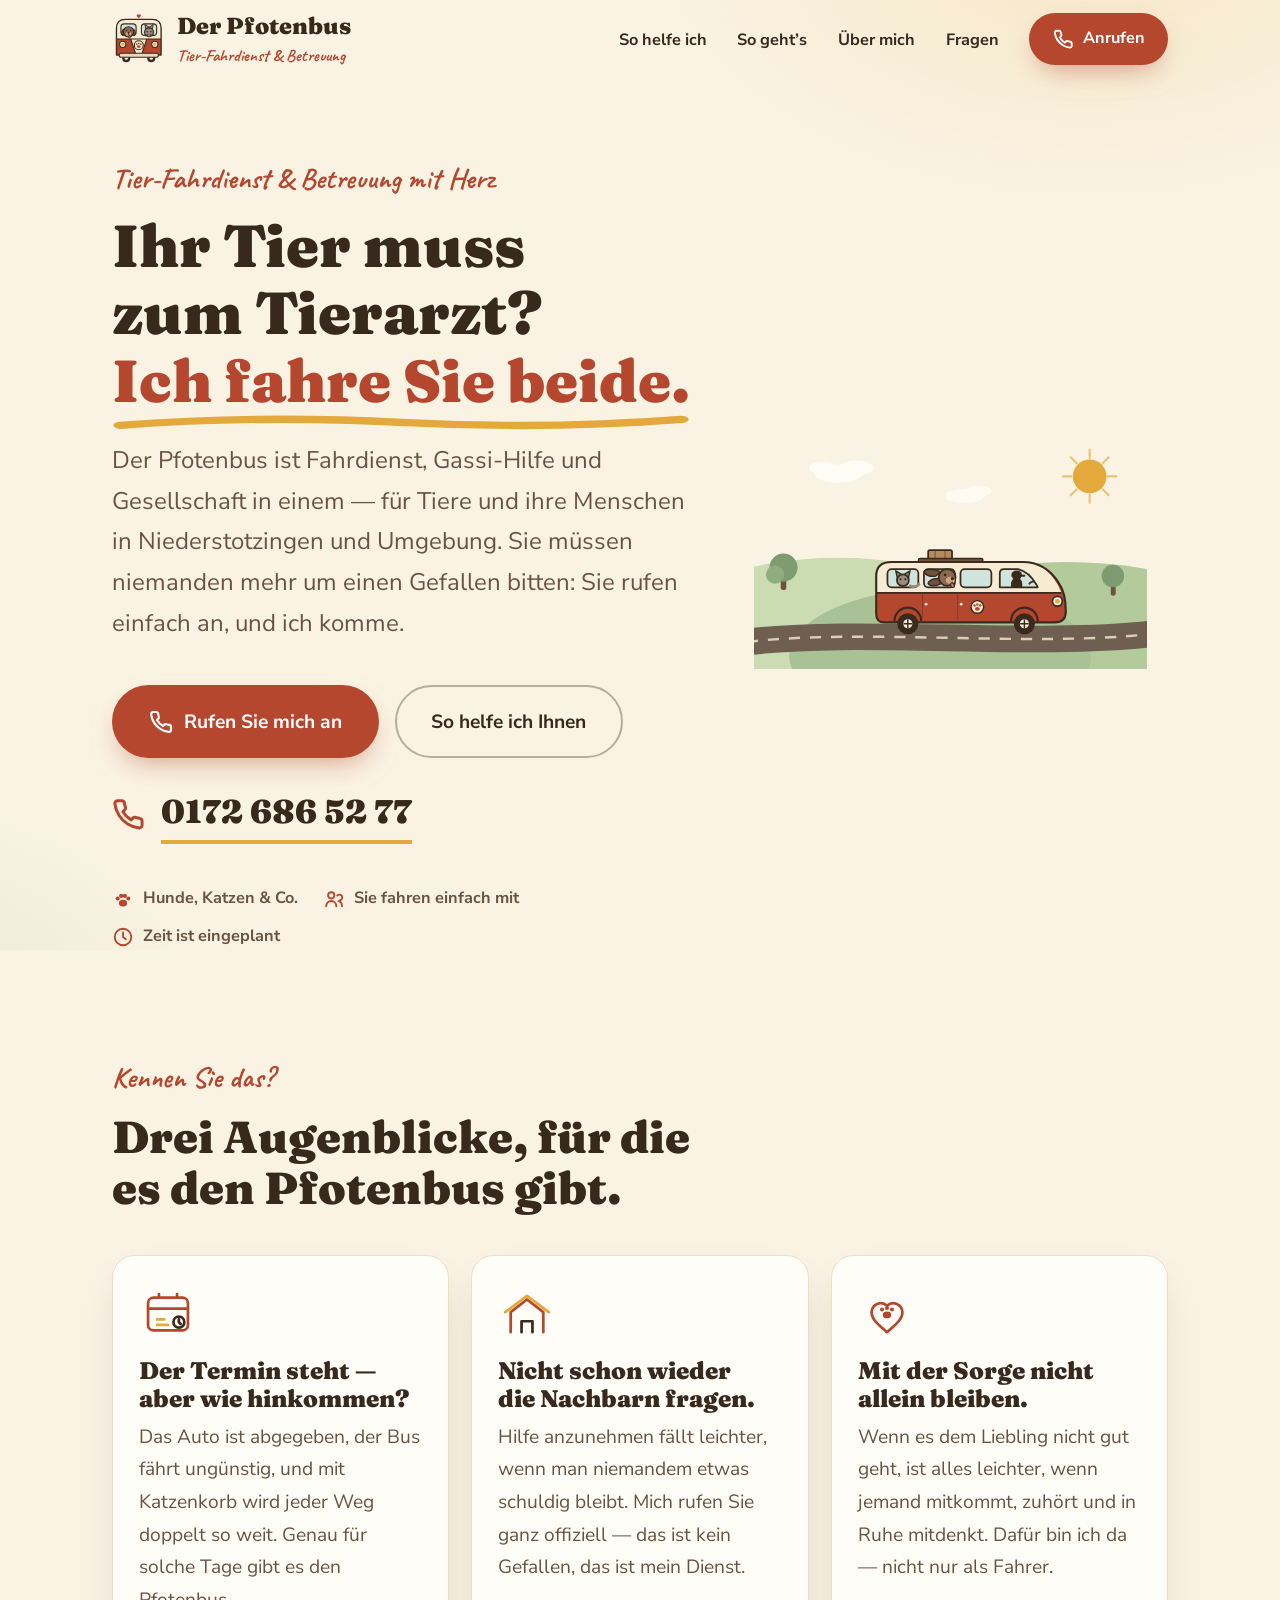
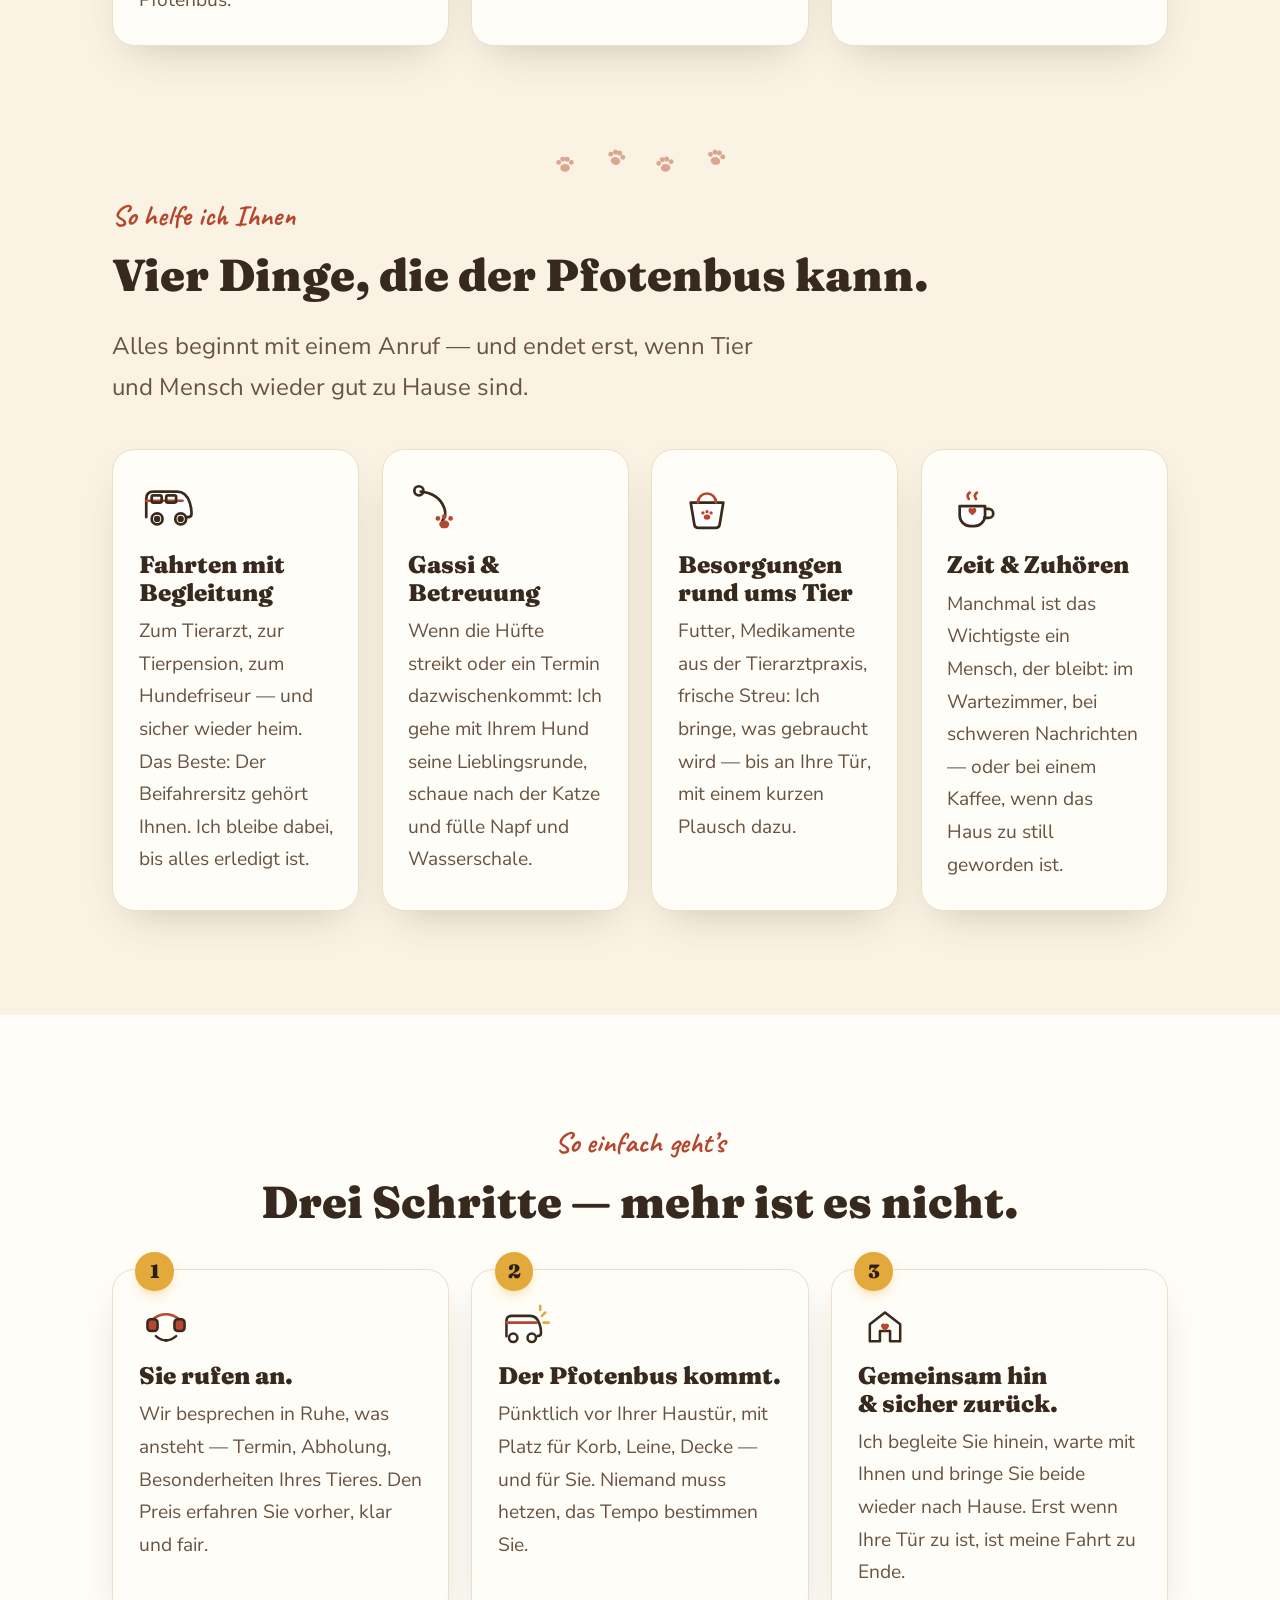
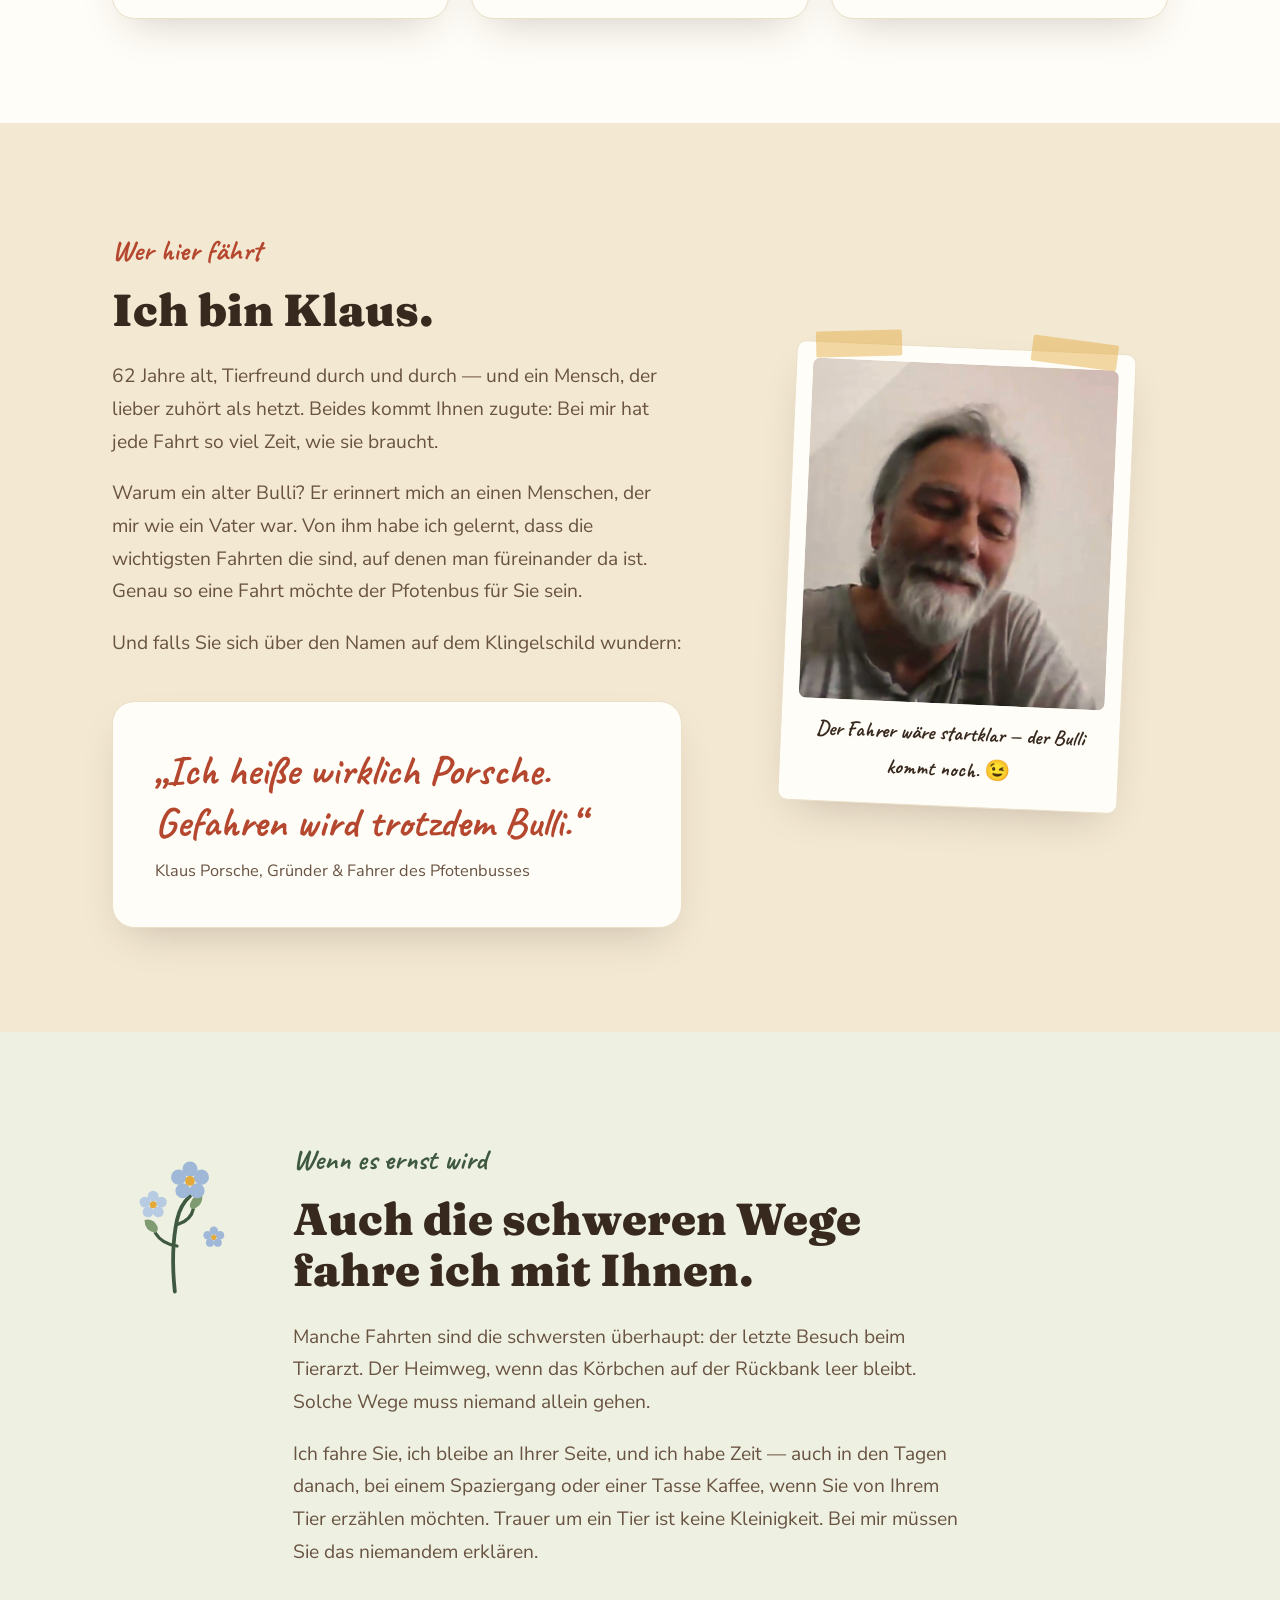
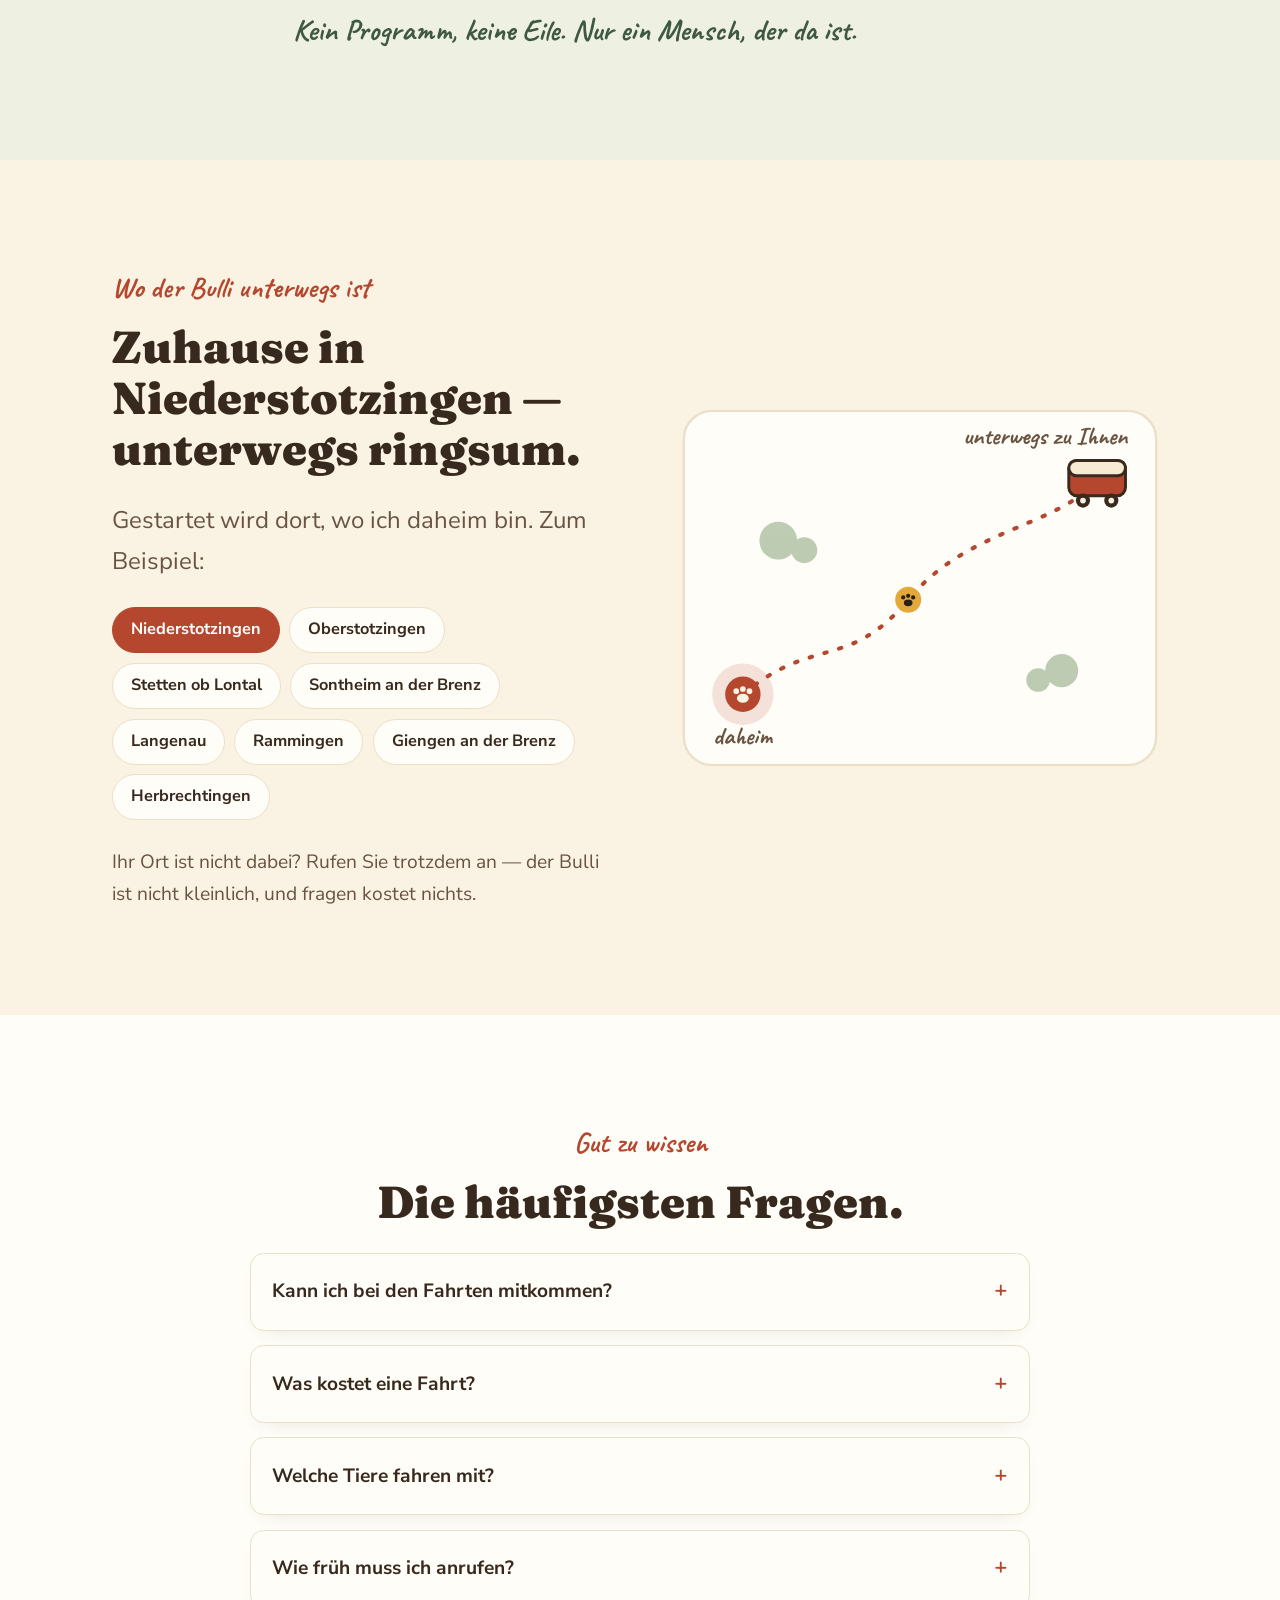
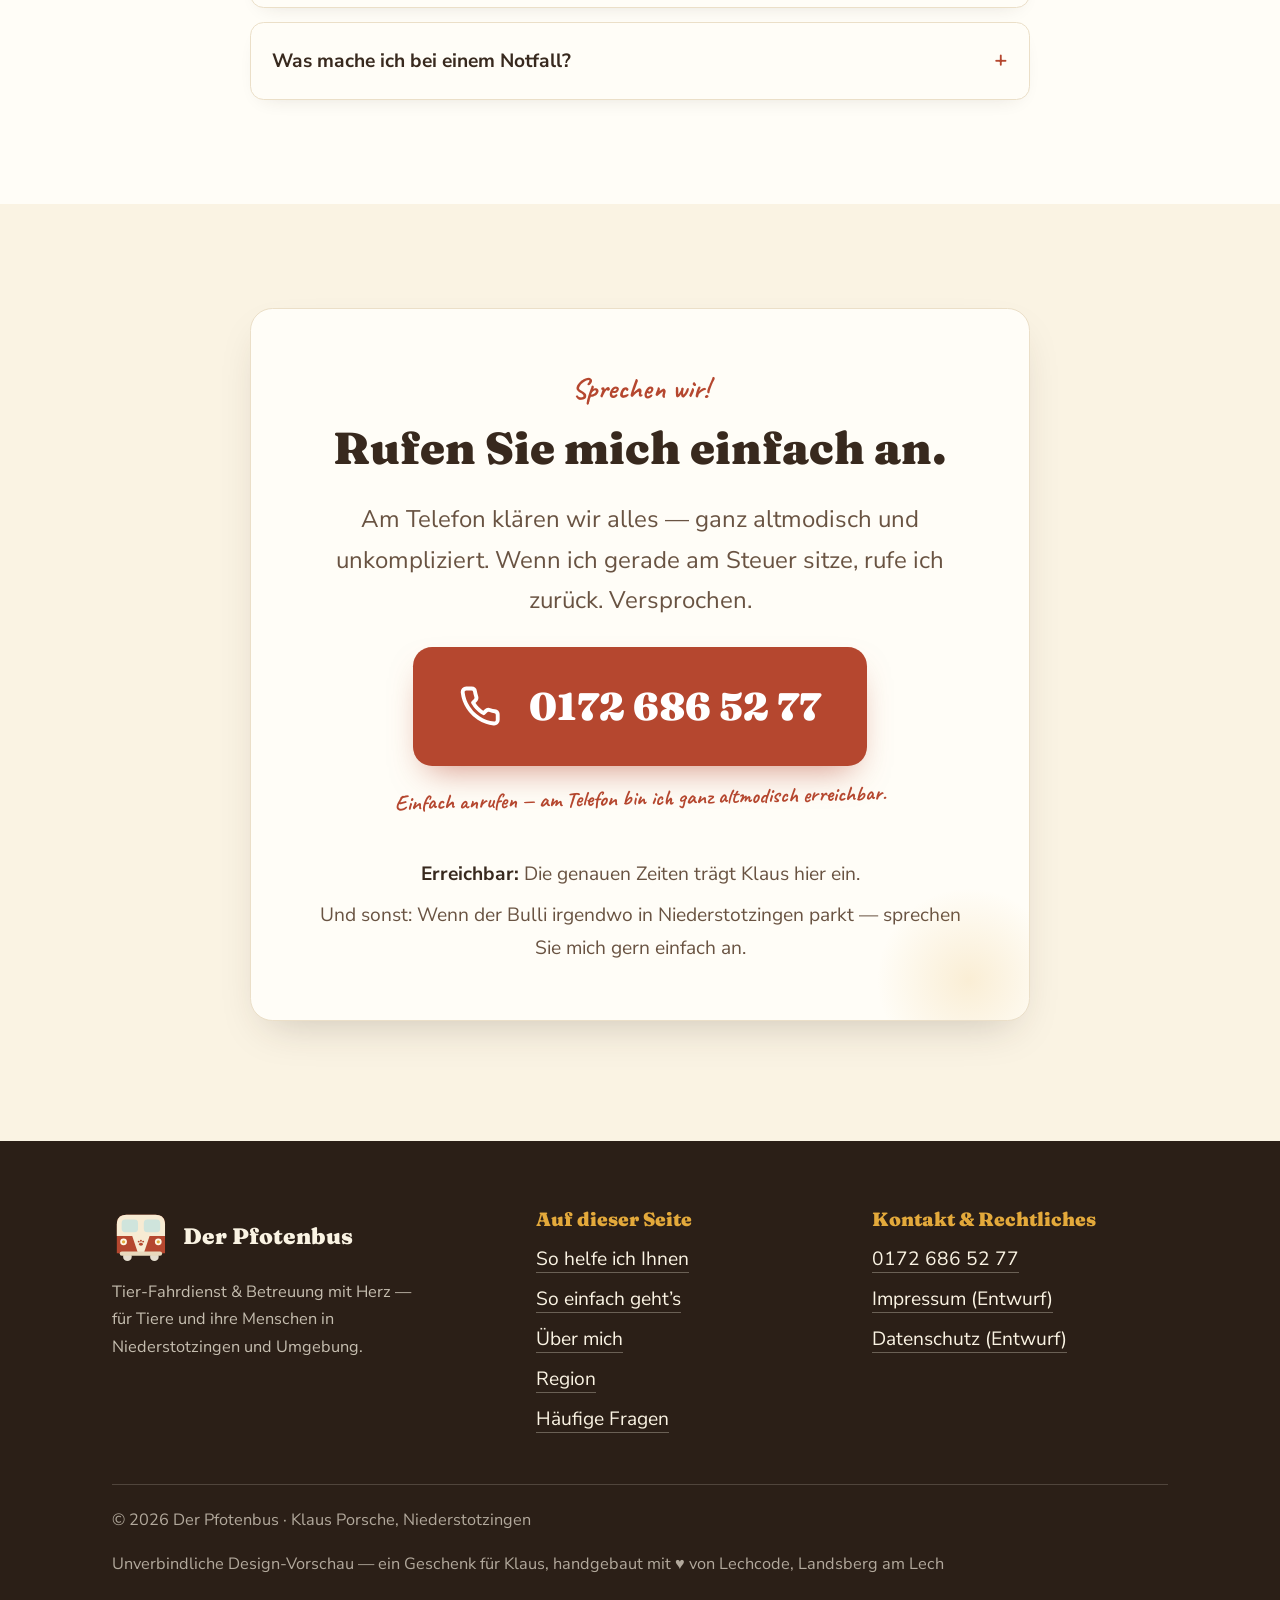
<file: index.html>
<!DOCTYPE html>
<!--
  ╔══════════════════════════════════════════════════════════════════════╗
  ║  DER PFOTENBUS — Tier-Fahrdienst & Betreuung, Niederstotzingen        ║
  ║  Unverbindliche Design-Vorschau · Geschenk für Klaus                   ║
  ║  Erstellt von Lechcode (Landsberg am Lech) · Stand 11.06.2026          ║
  ╠══════════════════════════════════════════════════════════════════════╣
  ║  ⚠ VOR EINEM ECHTEN GO-LIVE (siehe _projekt/OFFENE-FRAGEN.md):
  ║   • Telefonnummer ✓ (0172 686 52 77) · Foto ✓ (assets/img/klaus.jpg)
  ║   • Erreichbarkeitszeiten, Preise, Einzugsgebiet bestätigen
  ║   • Impressum + Datenschutz vervollständigen → dann noindex raus
  ║   • Alle Texte sind Vorschläge: VOM KUNDEN (Klaus) ZU PRÜFEN
  ╚══════════════════════════════════════════════════════════════════════╝
-->
<html lang="de">
<head>
<meta charset="UTF-8">
<meta name="viewport" content="width=device-width, initial-scale=1.0">
<script>if(location.search.indexOf('foto')===-1)document.documentElement.classList.add('js')</script>
<!-- ENTFERNEN sobald Impressum+Datenschutz live & von Klaus freigegeben -->
<meta name="robots" content="noindex, nofollow">
<title>Der Pfotenbus · Tier-Fahrdienst &amp; Betreuung in Niederstotzingen</title>
<meta name="description" content="Der Pfotenbus bringt Ihr Tier zum Tierarzt — und Sie fahren einfach mit. Fahrdienst, Gassi-Hilfe und Zeit zum Zuhören für Tierfreunde rund um Niederstotzingen.">
<meta property="og:title" content="Der Pfotenbus — Ihr Tier fährt mit. Und Sie auch.">
<meta property="og:description" content="Tier-Fahrdienst &amp; Betreuung mit Herz für Niederstotzingen und Umgebung. Zum Tierarzt, zum Gassi, zum Zuhören — rufen Sie einfach an.">
<meta property="og:type" content="website">
<meta property="og:locale" content="de_DE">
<meta property="og:image" content="https://lechcode.github.io/pfotenbus-vorschau/assets/og.jpg">
<meta property="og:url" content="https://lechcode.github.io/pfotenbus-vorschau/">
<meta name="theme-color" content="#B5472F">
<link rel="icon" href="data:image/svg+xml,%3Csvg xmlns='http://www.w3.org/2000/svg' viewBox='0 0 64 64'%3E%3Crect width='64' height='64' rx='14' fill='%23B5472F'/%3E%3Cpath d='M10 31 V21 q0-9 9-9 h26 q9 0 9 9 v10 z' fill='%23FAF3E3'/%3E%3Crect x='14' y='17' width='15' height='11' rx='3' fill='%23CFE4DC'/%3E%3Crect x='35' y='17' width='15' height='11' rx='3' fill='%23CFE4DC'/%3E%3Ccircle cx='18' cy='39' r='5' fill='%23FAF3E3'/%3E%3Ccircle cx='46' cy='39' r='5' fill='%23FAF3E3'/%3E%3Ccircle cx='18' cy='39' r='2.6' fill='%23E3A93B'/%3E%3Ccircle cx='46' cy='39' r='2.6' fill='%23E3A93B'/%3E%3Cpath d='M32 47.5 c-4.2-3.5-7-5.9-7-9.1 a4.1 4.1 0 0 1 7-2.7 a4.1 4.1 0 0 1 7 2.7 c0 3.2-2.8 5.6-7 9.1z' fill='%23FAF3E3'/%3E%3Crect x='12' y='52' width='40' height='5' rx='2.5' fill='%23FAF3E3'/%3E%3C/svg%3E">
<link rel="preload" href="assets/fonts/fraunces-900.woff2" as="font" type="font/woff2" crossorigin>
<link rel="stylesheet" href="assets/fonts.css">
<!-- Kein JSON-LD im Demo-Modus: Telefon/Adresse sind noch Platzhalter — wird beim Go-Live ergänzt (LocalBusiness). -->
<style>
/* ============ 1 · TOKENS — warme Bulli-Palette ============ */
:root{
  --creme:#FAF3E3; --hell:#FFFDF7; --sand:#F3E8D2;
  --tinte:#38291E; --tinte-soft:#695342; --dunkel:#2B1F17;
  --bulli:#B5472F; --bulli-tief:#93351F; --honig:#E3A93B;
  --salbei:#7E9B72; --salbei-tief:#3F5840; --salbei-hell:#EEF1E2;
  --himmel:#CFE4DC; --linie:#EBDFC8;
  --display:'Fraunces',Georgia,serif; --sans:'Nunito',-apple-system,'Segoe UI',sans-serif; --hand:'Caveat',cursive;
  /* Senior-First-Skala: Basis ≥ 17 px, ruhige Zeilen */
  --step--1:clamp(.94rem,.9rem + .2vw,1.02rem);
  --step-0:clamp(1.07rem,1rem + .35vw,1.2rem);
  --step-1:clamp(1.25rem,1.15rem + .5vw,1.5rem);
  --step-2:clamp(1.55rem,1.35rem + 1vw,2.05rem);
  --step-3:clamp(1.95rem,1.55rem + 1.9vw,2.8rem);
  --step-4:clamp(2.35rem,1.85rem + 2.9vw,3.7rem);
  --s1:.5rem; --s2:1rem; --s3:1.6rem; --s4:2.6rem; --s5:4.2rem; --s6:6.5rem;
  --radius:1.4rem; --radius-s:.85rem;
  --shadow:0 18px 44px -18px rgba(56,41,30,.25);
  --ease:cubic-bezier(.22,.8,.3,1); --nav-h:78px; --wrap:1120px;
}
*{margin:0;padding:0;box-sizing:border-box}
html{scroll-behavior:smooth;scroll-padding-top:calc(var(--nav-h) + 14px)}
@media (prefers-reduced-motion:reduce){html{scroll-behavior:auto}}
body{font-family:var(--sans);font-size:var(--step-0);line-height:1.7;color:var(--tinte);background:var(--creme);overflow-x:hidden;-webkit-font-smoothing:antialiased}
img,svg{max-width:100%;display:block}
h1,h2,h3{font-family:var(--display);font-weight:900;line-height:1.14;text-wrap:balance}
h2{font-size:var(--step-3);margin-bottom:var(--s3)}
a{color:var(--bulli)}
.sr-only{position:absolute;width:1px;height:1px;padding:0;margin:-1px;overflow:hidden;clip:rect(0 0 0 0);white-space:nowrap;border:0}
.skip{position:absolute;left:-999px;top:0;background:var(--bulli);color:#fff;padding:.7rem 1.2rem;z-index:300;border-radius:0 0 .6rem 0;font-weight:700;text-decoration:none}
.skip:focus{left:0}
:focus-visible{outline:3px solid var(--bulli);outline-offset:3px;border-radius:4px}
.wrap{max-width:var(--wrap);margin:0 auto;padding:0 clamp(1.1rem,4vw,2rem)}
section{padding:var(--s6) 0;position:relative}
.eyebrow{font-family:var(--hand);font-size:clamp(1.35rem,1.15rem + 1vw,1.8rem);color:var(--bulli);display:block;margin-bottom:var(--s1)}
.lead{font-size:var(--step-1);color:var(--tinte-soft);max-width:48ch}
.center{text-align:center}
.center .lead{margin-inline:auto}

/* Buttons — groß, eindeutig, gut zu treffen (Tap ≥ 48 px) */
.btn{display:inline-flex;align-items:center;gap:.6em;font-weight:700;font-size:var(--step-0);text-decoration:none;border-radius:99px;padding:.95em 1.8em;min-height:48px;transition:transform .25s var(--ease),box-shadow .25s var(--ease),background .25s;border:2.5px solid transparent;cursor:pointer}
.btn-bulli{background:var(--bulli);color:#fff;box-shadow:0 12px 28px -10px rgba(181,71,47,.55)}
.btn-bulli:hover{background:var(--bulli-tief);transform:translateY(-2px)}
.btn-ghost{border-color:rgba(56,41,30,.35);color:var(--tinte)}
.btn-ghost:hover{background:rgba(56,41,30,.06);transform:translateY(-2px)}
.btn .ic{width:1.25em;height:1.25em;flex:none}

/* ============ 2 · NAV ============ */
.nav{position:fixed;inset:0 0 auto 0;height:var(--nav-h);z-index:100;display:flex;align-items:center;transition:background .3s,box-shadow .3s}
.nav.scrolled{background:rgba(250,243,227,.93);backdrop-filter:blur(12px);box-shadow:0 4px 24px rgba(56,41,30,.12)}
.nav .wrap{width:100%;display:flex;align-items:center;justify-content:space-between;gap:1rem}
.brand{display:inline-flex;align-items:center;gap:.7rem;text-decoration:none;color:var(--tinte)}
.brand svg{height:50px;width:auto}
.brand .name{font-family:var(--display);font-weight:900;font-size:1.45rem;line-height:1}
.brand .sub{display:block;font-family:var(--hand);font-size:1.05rem;color:var(--bulli);line-height:1.1;margin-top:.15rem}
.nav-links{display:flex;align-items:center;gap:clamp(1rem,2.4vw,2rem);list-style:none}
.nav-links a:not(.btn){color:var(--tinte);text-decoration:none;font-weight:700;font-size:var(--step--1);padding:.4em 0;border-bottom:3px solid transparent;transition:border-color .25s}
.nav-links a:not(.btn):hover{border-bottom-color:var(--honig)}
.nav-links .btn{padding:.65em 1.3em;font-size:var(--step--1)}
.burger{display:none;background:none;border:none;cursor:pointer;padding:12px;z-index:210}
.burger span{display:block;width:26px;height:3px;background:var(--tinte);border-radius:2px;transition:.3s;margin:5px 0}
.menu-open .burger span:nth-child(1){transform:translateY(8px) rotate(45deg)}
.menu-open .burger span:nth-child(2){opacity:0}
.menu-open .burger span:nth-child(3){transform:translateY(-8px) rotate(-45deg)}
.mobile-menu{display:none}
@media (max-width:900px){
  .nav-links{display:none}
  .burger{display:block}
  .mobile-menu{display:flex;position:fixed;inset:0;background:var(--creme);z-index:200;flex-direction:column;align-items:center;justify-content:center;gap:1.6rem;opacity:0;pointer-events:none;transition:opacity .3s}
  .menu-open .mobile-menu{opacity:1;pointer-events:auto}
  .mobile-menu a{font-family:var(--display);font-weight:900;font-size:1.6rem;color:var(--tinte);text-decoration:none}
  .mobile-menu .btn{font-family:var(--sans);font-size:1.1rem;color:#fff}
}

/* ============ 3 · HERO ============ */
.hero{padding:calc(var(--nav-h) + clamp(2.5rem,6vw,5rem)) 0 0;min-height:92svh;display:flex;align-items:center;overflow:hidden;
  background:radial-gradient(60vmax 40vmax at 85% -10%,rgba(227,169,59,.18),transparent 60%),
             radial-gradient(50vmax 36vmax at -10% 110%,rgba(126,155,114,.14),transparent 55%),var(--creme)}
.hero-grid{display:grid;grid-template-columns:1.05fr .95fr;gap:clamp(2rem,5vw,4.5rem);align-items:center;width:100%}
.hero h1{font-size:var(--step-4);max-width:15ch}
.hero h1 em{font-style:normal;color:var(--bulli);position:relative;white-space:nowrap}
.hero h1 em svg{position:absolute;left:0;bottom:-.22em;width:100%;height:.3em;overflow:visible}
.hero .lead{margin-top:var(--s3)}
.hero-cta{display:flex;gap:1rem;flex-wrap:wrap;margin-top:var(--s4)}
.hero-tel{display:flex;align-items:center;gap:.5em;margin-top:var(--s3);font-family:var(--display);font-weight:900;font-size:var(--step-2)}
.hero-tel svg{width:1em;height:1em;color:var(--bulli);flex:none}
.hero-tel a{color:var(--tinte);text-decoration:none;border-bottom:4px solid var(--honig);transition:color .25s}
.hero-tel a:hover{color:var(--bulli)}
.hero-trust{display:flex;flex-wrap:wrap;gap:.6rem 1.6rem;margin-top:var(--s4);padding:0;list-style:none}
.hero-trust li{display:inline-flex;align-items:center;gap:.55rem;font-size:var(--step--1);font-weight:700;color:var(--tinte-soft)}
.hero-trust svg{width:1.35em;height:1.35em;flex:none}
.hero-art{position:relative}
.hero-art svg{width:100%;height:auto}
@media (max-width:900px){
  .hero{min-height:0;padding-bottom:1rem}
  .hero-grid{grid-template-columns:1fr}
  .hero-art{order:-1;max-width:520px;margin-inline:auto}
}
@media (max-width:640px){
  /* nowrap + SVG-Schlangenlinie passen nicht mehr in die Zeile → mehrzeilenfähige Unterstreichung */
  .hero h1 em{white-space:normal;text-decoration:underline;text-decoration-color:var(--honig);text-decoration-thickness:.13em;text-underline-offset:.14em}
  .hero h1 em svg{display:none}
}

/* Bulli-Ambient (Motion-Budget a: Wippen + Räder) */
.bus-group{animation:bob 2.8s ease-in-out infinite}
@keyframes bob{0%,100%{transform:translateY(0)}50%{transform:translateY(-4px)}}
.wheel{transform-box:fill-box;transform-origin:center;animation:roll 6s linear infinite}
@keyframes roll{to{transform:rotate(360deg)}}
.cloud-a{animation:drift 14s ease-in-out infinite alternate}
.cloud-b{animation:drift 18s ease-in-out infinite alternate-reverse}
@keyframes drift{from{transform:translateX(0)}to{transform:translateX(26px)}}
/* Motion-Budget b: Herzchen & Pfoten-Tippeln */
.heart-f{opacity:0;animation:heartf 5.5s ease-in-out infinite}
.heart-f.h2{animation-delay:2.6s}
@keyframes heartf{0%{opacity:0;transform:translateY(0) scale(.8)}18%{opacity:.9}45%{opacity:0;transform:translateY(-34px) scale(1.05)}100%{opacity:0}}
.paw-t{opacity:.5}
.js .paw-t{opacity:0;animation:pawt 7s ease-in-out infinite}
.js .paw-t.p2{animation-delay:.5s}.js .paw-t.p3{animation-delay:1s}.js .paw-t.p4{animation-delay:1.5s}.js .paw-t.p5{animation-delay:2s}
@keyframes pawt{0%{opacity:0}10%{opacity:.55}55%{opacity:.55}75%{opacity:0}100%{opacity:0}}

/* ============ 4 · SEKTIONEN ============ */
.cards{display:grid;grid-template-columns:repeat(3,1fr);gap:1.4rem;margin-top:var(--s4)}
.cards.four{grid-template-columns:repeat(4,1fr)}
.card{background:var(--hell);border:1px solid var(--linie);border-radius:var(--radius);padding:1.8rem 1.6rem;box-shadow:var(--shadow);transition:transform .3s var(--ease)}
.card:hover{transform:translateY(-4px)}
.card h3{font-size:var(--step-1);margin:.9rem 0 .55rem}
.card p{color:var(--tinte-soft);font-size:var(--step-0)}
.card .ic{width:58px;height:58px}
@media (max-width:900px){.cards,.cards.four{grid-template-columns:1fr 1fr}}
@media (max-width:580px){.cards,.cards.four{grid-template-columns:1fr}}

/* Pfoten-Trenner */
.paw-divider{display:flex;justify-content:center;gap:1.5rem;padding:0 0 var(--s2)}
.paw-divider svg{width:26px;height:26px;opacity:.45}
.paw-divider svg:nth-child(2){transform:rotate(14deg) translateY(-7px)}
.paw-divider svg:nth-child(3){transform:rotate(-8deg)}
.paw-divider svg:nth-child(4){transform:rotate(12deg) translateY(-7px)}

/* Ablauf */
.steps{display:grid;grid-template-columns:repeat(3,1fr);gap:1.4rem;margin-top:var(--s4);counter-reset:step}
.step{background:var(--hell);border:1px solid var(--linie);border-radius:var(--radius);padding:1.8rem 1.6rem;position:relative;box-shadow:var(--shadow)}
.step::before{counter-increment:step;content:counter(step);position:absolute;top:-1.1rem;left:1.4rem;width:2.4rem;height:2.4rem;border-radius:50%;background:var(--honig);color:var(--dunkel);font-family:var(--display);font-weight:900;font-size:1.2rem;display:grid;place-items:center;box-shadow:0 6px 14px -6px rgba(227,169,59,.7)}
.step h3{font-size:var(--step-1);margin:.6rem 0 .55rem}
.step p{color:var(--tinte-soft)}
.step .ic{width:54px;height:54px;margin-bottom:.4rem}
@media (max-width:760px){.steps{grid-template-columns:1fr;gap:2rem}}

/* Über Klaus */
.klaus{background:var(--sand)}
.klaus-grid{display:grid;grid-template-columns:1.15fr .85fr;gap:clamp(2rem,5vw,4.5rem);align-items:center}
.klaus p+p{margin-top:1em}
.klaus .body{color:var(--tinte-soft)}
.polaroid{background:var(--hell);border:1px solid var(--linie);border-radius:.6rem;padding:1rem 1rem 1.2rem;box-shadow:var(--shadow);transform:rotate(2.5deg);max-width:340px;margin-inline:auto;position:relative}
.polaroid::before,.polaroid::after{content:"";position:absolute;width:86px;height:26px;background:rgba(227,169,59,.45);top:-13px;transform:rotate(-4deg);border-radius:2px}
.polaroid::before{left:18px}
.polaroid::after{right:18px;transform:rotate(5deg)}
.polaroid img{width:100%;height:auto;border-radius:.45rem;display:block}
.polaroid .caption{font-family:var(--hand);font-size:1.3rem;text-align:center;margin-top:.8rem;color:var(--tinte)}
.quote-card{margin-top:var(--s4);background:var(--hell);border:1px solid var(--linie);border-radius:var(--radius);padding:clamp(1.6rem,4vw,2.6rem);box-shadow:var(--shadow);transform:rotate(-.6deg)}
.quote-card p.q{font-family:var(--hand);font-size:clamp(1.7rem,1.3rem + 2vw,2.6rem);line-height:1.25;color:var(--bulli)}
.quote-card p.q-note{margin-top:.6rem;font-size:var(--step--1);color:var(--tinte-soft)}
@media (max-width:900px){.klaus-grid{grid-template-columns:1fr}.polaroid{margin-top:1.5rem}}

/* Schwere Stunden */
.abschied{background:var(--salbei-hell)}
.abschied .eyebrow{color:var(--salbei-tief)}
.abschied-grid{display:grid;grid-template-columns:auto 1fr;gap:clamp(1.6rem,4vw,3.5rem);align-items:start;max-width:880px}
.abschied-grid>svg{width:clamp(80px,12vw,130px);height:auto;flex:none;margin-top:.4rem}
.abschied p{color:var(--tinte-soft);max-width:56ch}
.abschied p+p{margin-top:1em}
.abschied .still{font-family:var(--hand);font-size:clamp(1.4rem,1.2rem + 1vw,1.9rem);color:var(--salbei-tief);margin-top:1.2em}
@media (max-width:640px){.abschied-grid{grid-template-columns:1fr}.abschied-grid>svg{margin-inline:auto}}

/* Region */
.region-grid{display:grid;grid-template-columns:1fr 1fr;gap:clamp(2rem,5vw,4rem);align-items:center}
.orte{display:flex;flex-wrap:wrap;gap:.6rem;margin-top:var(--s3);padding:0;list-style:none}
.orte li{background:var(--hell);border:1.5px solid var(--linie);border-radius:99px;padding:.5em 1.1em;font-weight:700;font-size:var(--step--1)}
.orte li.home{background:var(--bulli);border-color:var(--bulli);color:#fff}
.region-note{margin-top:var(--s3);color:var(--tinte-soft)}
.region-art svg{width:100%;height:auto}
@media (max-width:840px){.region-grid{grid-template-columns:1fr}}

/* FAQ */
.faq{max-width:780px;margin-inline:auto}
.faq details{background:var(--hell);border:1px solid var(--linie);border-radius:var(--radius-s);margin-top:.9rem;box-shadow:0 8px 22px -14px rgba(56,41,30,.2)}
.faq summary{cursor:pointer;list-style:none;display:flex;justify-content:space-between;align-items:center;gap:1rem;font-weight:700;font-size:var(--step-0);padding:1.1rem 1.3rem;min-height:48px}
.faq summary::-webkit-details-marker{display:none}
.faq summary::after{content:"+";font-family:var(--display);font-size:1.5rem;color:var(--bulli);flex:none;transition:transform .25s}
.faq details[open] summary::after{transform:rotate(45deg)}
.faq .a{padding:0 1.3rem 1.2rem;color:var(--tinte-soft)}

/* Kontakt */
.kontakt-card{background:var(--hell);border:1px solid var(--linie);border-radius:var(--radius);box-shadow:var(--shadow);padding:clamp(2rem,5vw,3.5rem);text-align:center;max-width:780px;margin-inline:auto;position:relative;overflow:hidden}
.kontakt-card::before{content:"";position:absolute;inset:auto -40px -60px auto;width:200px;height:200px;background:radial-gradient(circle,rgba(227,169,59,.18),transparent 65%)}
.tel-chip{display:inline-flex;align-items:center;gap:.7em;margin-top:var(--s3);background:var(--bulli);color:#fff;border-radius:1.2rem;padding:.7em 1.2em;font-family:var(--display);font-weight:900;font-size:clamp(1.5rem,1.1rem + 2.4vw,2.4rem);text-decoration:none;box-shadow:0 16px 34px -14px rgba(181,71,47,.6);transition:transform .25s var(--ease),background .25s}
.tel-chip:hover{background:var(--bulli-tief);transform:translateY(-2px)}
.tel-chip svg{width:1.1em;height:1.1em;flex:none}
.tel-note{font-family:var(--hand);font-size:1.35rem;color:var(--bulli);margin-top:.9rem;transform:rotate(-1.2deg)}
.kontakt-zeilen{margin-top:var(--s4);display:grid;gap:.5rem;color:var(--tinte-soft);font-size:var(--step-0)}
.kontakt-zeilen b{color:var(--tinte)}

/* ============ 5 · FOOTER ============ */
footer{background:var(--dunkel);color:var(--creme);padding:var(--s5) 0 calc(var(--s4) + 64px);margin-top:var(--s2)}
footer .cols{display:grid;grid-template-columns:1.3fr 1fr 1fr;gap:2.5rem}
footer h3{font-size:var(--step-0);color:var(--honig);margin-bottom:.8rem}
footer ul{list-style:none}
footer li{margin:.45rem 0}
footer a{color:var(--creme);text-decoration:none;border-bottom:1px solid rgba(250,243,227,.3)}
footer a:hover{border-bottom-color:var(--honig)}
footer .brandline{display:flex;align-items:center;gap:.8rem}
footer .brandline svg{height:54px;width:auto}
footer .brandline .name{font-family:var(--display);font-weight:900;font-size:1.4rem}
footer .claim{margin-top:1rem;max-width:30ch;color:rgba(250,243,227,.75);font-size:var(--step--1)}
footer .legal{border-top:1px solid rgba(250,243,227,.18);margin-top:var(--s4);padding-top:1.4rem;display:flex;justify-content:space-between;gap:1rem;flex-wrap:wrap;font-size:var(--step--1);color:rgba(250,243,227,.65)}
@media (max-width:760px){footer .cols{grid-template-columns:1fr}}

/* Sticky-Kontaktleiste (mobil) */
.sticky-bar{position:fixed;bottom:0;left:0;right:0;z-index:90;display:none;background:var(--hell);border-top:1.5px solid var(--linie);box-shadow:0 -8px 24px rgba(56,41,30,.14);padding-bottom:env(safe-area-inset-bottom)}
.sticky-bar a{flex:1;display:flex;flex-direction:column;align-items:center;gap:2px;padding:.6rem .3rem .7rem;text-decoration:none;color:var(--tinte);font-weight:700;font-size:.85rem;min-height:48px}
.sticky-bar a span.em{font-size:1.25rem;line-height:1}
.sticky-bar a:first-child{color:var(--bulli)}
@media (max-width:760px){.sticky-bar{display:flex}}

/* ============ 6 · REVEALS & MOTION-SCHALTER ============ */
.js .reveal{opacity:0;transform:translateY(20px)}
.js .reveal.in{opacity:1;transform:none;transition:opacity .5s var(--ease),transform .5s var(--ease)}
@media (prefers-reduced-motion:reduce){
  .js .reveal{opacity:1;transform:none}
  .bus-group,.wheel,.cloud-a,.cloud-b,.heart-f,.js .paw-t{animation:none}
  .heart-f{opacity:0}
  .js .paw-t{opacity:.5}
  .btn,.card{transition:none}
}

/* ============ 7 · DRUCK (Aushang/Kärtchen-Beilage) ============ */
@media print{
  .nav,.hero-art,.sticky-bar,.mobile-menu,.paw-divider,footer .cols,.region-art{display:none!important}
  body{background:#fff;color:#000;font-size:11pt}
  section{padding:1.2rem 0;page-break-inside:avoid}
  .hero{min-height:0;padding:0}
  .card,.step,.kontakt-card,.quote-card{box-shadow:none;border:1px solid #bbb}
  a{color:#000;text-decoration:none}
}
</style>
</head>
<body>

<a class="skip" href="#inhalt">Zum Inhalt springen</a>

<!-- ======== NAV ======== -->
<nav class="nav" id="nav" aria-label="Hauptnavigation">
  <div class="wrap">
    <a class="brand" href="#" aria-label="Der Pfotenbus — zum Seitenanfang">
      <!-- Logo: T1-Bulli-Front, Hund & Katze, Pfoten-Emblem -->
      <svg viewBox="0 0 120 112" role="img" aria-label="Logo: alter Bulli, aus dem ein Hund und eine Katze schauen">
        <path d="M60 9.5 c-2.7-2.3-4.7-3.9-4.7-6.1 a2.7 2.7 0 0 1 4.7-1.8 a2.7 2.7 0 0 1 4.7 1.8 c0 2.2-2 3.8-4.7 6.1z" fill="#B5472F"/>
        <circle cx="32" cy="99" r="9" fill="#3A2A1E"/><circle cx="32" cy="99" r="3.6" fill="#FAF3E3"/>
        <circle cx="88" cy="99" r="9" fill="#3A2A1E"/><circle cx="88" cy="99" r="3.6" fill="#FAF3E3"/>
        <path d="M10 92 V32 Q10 12 30 12 H90 Q110 12 110 32 V92 Z" fill="#B5472F"/>
        <path d="M10 56 V32 Q10 12 30 12 H90 Q110 12 110 32 V56 Z" fill="#F7EBD3"/>
        <path d="M10 56 H42 M78 56 H110" stroke="#3A2A1E" stroke-width="2.5"/>
        <path d="M42 56 H78 L66 92 H54 Z" fill="#F7EBD3" stroke="#3A2A1E" stroke-width="2.5" stroke-linejoin="round"/>
        <rect x="20" y="22" width="34" height="26" rx="7" fill="#CFE4DC" stroke="#3A2A1E" stroke-width="2.5"/>
        <rect x="66" y="22" width="34" height="26" rx="7" fill="#CFE4DC" stroke="#3A2A1E" stroke-width="2.5"/>
        <!-- Hund (links) -->
        <path d="M27.5 33 q-6.5 1.5 -6 11 q.3 4.5 4.2 4.2 q3.8-.3 3.8-5.5z" fill="#6F523B" stroke="#3A2A1E" stroke-width="2"/>
        <path d="M46.5 33 q6.5 1.5 6 11 q-.3 4.5 -4.2 4.2 q-3.8-.3 -3.8-5.5z" fill="#6F523B" stroke="#3A2A1E" stroke-width="2"/>
        <circle cx="37" cy="40" r="11.5" fill="#8A6A4F" stroke="#3A2A1E" stroke-width="2.5"/>
        <ellipse cx="37" cy="44.5" rx="6.4" ry="5" fill="#C9A77F"/>
        <circle cx="37" cy="42.2" r="2.5" fill="#3A2A1E"/>
        <path d="M37 44.8 q1 4.6 4 5.4" stroke="#3A2A1E" stroke-width="1.8" fill="none" stroke-linecap="round"/>
        <path d="M39.5 48.4 q2.6 3.4 1 5.6 q-2.4 1.4 -3.4-1.6 q-.6-2.2 .4-4z" fill="#E2826E" stroke="#3A2A1E" stroke-width="1.6" stroke-linejoin="round"/>
        <circle cx="32.6" cy="36.8" r="1.8" fill="#3A2A1E"/><circle cx="41.4" cy="36.8" r="1.8" fill="#3A2A1E"/>
        <!-- Katze (rechts) -->
        <path d="M76 35 L73.5 23.5 L83 29.5 Z" fill="#98897C" stroke="#3A2A1E" stroke-width="2" stroke-linejoin="round"/>
        <path d="M90 35 L92.5 23.5 L83 29.5 Z" fill="#98897C" stroke="#3A2A1E" stroke-width="2" stroke-linejoin="round"/>
        <path d="M77.5 31.5 L76.6 27.5 L80 29.7 Z" fill="#E2826E"/>
        <path d="M88.5 31.5 L89.4 27.5 L86 29.7 Z" fill="#E2826E"/>
        <circle cx="83" cy="41" r="10" fill="#98897C" stroke="#3A2A1E" stroke-width="2.5"/>
        <circle cx="79" cy="39.5" r="1.7" fill="#3A2A1E"/><circle cx="87" cy="39.5" r="1.7" fill="#3A2A1E"/>
        <path d="M83 43.2 l-1.5 1.8 h3 z" fill="#E2826E"/>
        <path d="M80.5 45.8 q-3.5 1.4 -6 .6 M80.8 47.6 q-3 1.6 -5.4 1.4 M85.5 45.8 q3.5 1.4 6 .6 M85.2 47.6 q3 1.6 5.4 1.4" stroke="#3A2A1E" stroke-width="1.4" fill="none" stroke-linecap="round"/>
        <!-- Pfoten-Emblem, Scheinwerfer, Stoßstange -->
        <circle cx="60" cy="70" r="10" fill="#F7EBD3" stroke="#3A2A1E" stroke-width="2.5"/>
        <ellipse cx="60" cy="73" rx="4" ry="3.1" fill="#B5472F"/>
        <circle cx="55.4" cy="67.6" r="2" fill="#B5472F"/><circle cx="60" cy="66" r="2" fill="#B5472F"/><circle cx="64.6" cy="67.6" r="2" fill="#B5472F"/>
        <circle cx="24" cy="68" r="7" fill="#FFF8E6" stroke="#3A2A1E" stroke-width="2.5"/><circle cx="24" cy="68" r="3.4" fill="#E3A93B"/>
        <circle cx="96" cy="68" r="7" fill="#FFF8E6" stroke="#3A2A1E" stroke-width="2.5"/><circle cx="96" cy="68" r="3.4" fill="#E3A93B"/>
        <path d="M10 92 V32 Q10 12 30 12 H90 Q110 12 110 32 V92 Z" fill="none" stroke="#3A2A1E" stroke-width="3" stroke-linejoin="round"/>
        <rect x="16" y="88" width="88" height="9" rx="4.5" fill="#E8D9BD" stroke="#3A2A1E" stroke-width="2.5"/>
      </svg>
      <span><span class="name">Der Pfotenbus</span><span class="sub">Tier-Fahrdienst &amp; Betreuung</span></span>
    </a>
    <ul class="nav-links">
      <li><a href="#hilfe">So helfe ich</a></li>
      <li><a href="#ablauf">So geht’s</a></li>
      <li><a href="#klaus">Über mich</a></li>
      <li><a href="#fragen">Fragen</a></li>
      <li><a class="btn btn-bulli" href="tel:+491726865277"><svg class="ic" viewBox="0 0 24 24" fill="none" stroke="currentColor" stroke-width="2.2" stroke-linecap="round" stroke-linejoin="round" aria-hidden="true"><path d="M22 16.9v3a2 2 0 0 1-2.2 2 19.8 19.8 0 0 1-8.6-3.1 19.5 19.5 0 0 1-6-6A19.8 19.8 0 0 1 2.1 4.2 2 2 0 0 1 4.1 2h3a2 2 0 0 1 2 1.7c.1 1 .4 2 .7 2.9a2 2 0 0 1-.5 2.1L8 10a16 16 0 0 0 6 6l1.3-1.3a2 2 0 0 1 2.1-.5c.9.3 1.9.6 2.9.7a2 2 0 0 1 1.7 2z"/></svg>Anrufen</a></li>
    </ul>
    <button class="burger" id="burger" aria-expanded="false" aria-label="Menü öffnen"><span></span><span></span><span></span></button>
  </div>
  <div class="mobile-menu" id="mobile-menu">
    <a href="#hilfe">So helfe ich</a>
    <a href="#ablauf">So geht’s</a>
    <a href="#klaus">Über mich</a>
    <a href="#region">Region</a>
    <a href="#fragen">Fragen</a>
    <a class="btn btn-bulli" href="tel:+491726865277">📞 0172 686 52 77</a>
  </div>
</nav>

<main id="inhalt">

<!-- ======== HERO ======== -->
<header class="hero">
  <div class="wrap hero-grid">
    <div>
      <span class="eyebrow">Tier-Fahrdienst &amp; Betreuung mit Herz</span>
      <h1>Ihr Tier muss zum Tierarzt? <em>Ich fahre Sie beide.<svg viewBox="0 0 200 12" preserveAspectRatio="none" aria-hidden="true"><path d="M3 9 Q 50 2 100 7 T 197 5" fill="none" stroke="#E3A93B" stroke-width="5" stroke-linecap="round"/></svg></em></h1>
      <p class="lead">Der Pfotenbus ist Fahrdienst, Gassi-Hilfe und Gesellschaft in einem — für Tiere und ihre Menschen in Niederstotzingen und Umgebung. Sie müssen niemanden mehr um einen Gefallen bitten: Sie rufen einfach an, und ich komme.</p>
      <div class="hero-cta">
        <a class="btn btn-bulli" href="tel:+491726865277"><svg class="ic" viewBox="0 0 24 24" fill="none" stroke="currentColor" stroke-width="2.2" stroke-linecap="round" stroke-linejoin="round" aria-hidden="true"><path d="M22 16.9v3a2 2 0 0 1-2.2 2 19.8 19.8 0 0 1-8.6-3.1 19.5 19.5 0 0 1-6-6A19.8 19.8 0 0 1 2.1 4.2 2 2 0 0 1 4.1 2h3a2 2 0 0 1 2 1.7c.1 1 .4 2 .7 2.9a2 2 0 0 1-.5 2.1L8 10a16 16 0 0 0 6 6l1.3-1.3a2 2 0 0 1 2.1-.5c.9.3 1.9.6 2.9.7a2 2 0 0 1 1.7 2z"/></svg>Rufen Sie mich an</a>
        <a class="btn btn-ghost" href="#hilfe">So helfe ich Ihnen</a>
      </div>
      <p class="hero-tel"><svg viewBox="0 0 24 24" fill="none" stroke="currentColor" stroke-width="2.2" stroke-linecap="round" stroke-linejoin="round" aria-hidden="true"><path d="M22 16.9v3a2 2 0 0 1-2.2 2 19.8 19.8 0 0 1-8.6-3.1 19.5 19.5 0 0 1-6-6A19.8 19.8 0 0 1 2.1 4.2 2 2 0 0 1 4.1 2h3a2 2 0 0 1 2 1.7c.1 1 .4 2 .7 2.9a2 2 0 0 1-.5 2.1L8 10a16 16 0 0 0 6 6l1.3-1.3a2 2 0 0 1 2.1-.5c.9.3 1.9.6 2.9.7a2 2 0 0 1 1.7 2z"/></svg><a href="tel:+491726865277">0172 686 52 77</a></p>
      <ul class="hero-trust">
        <li><svg viewBox="0 0 24 24" fill="#B5472F" aria-hidden="true"><ellipse cx="12" cy="16.5" rx="4.4" ry="3.6"/><circle cx="6.2" cy="11.5" r="2.2"/><circle cx="10" cy="8.6" r="2.3"/><circle cx="14" cy="8.6" r="2.3"/><circle cx="17.8" cy="11.5" r="2.2"/></svg>Hunde, Katzen &amp; Co.</li>
        <li><svg viewBox="0 0 24 24" fill="none" stroke="#B5472F" stroke-width="2" stroke-linecap="round" aria-hidden="true"><circle cx="9" cy="8" r="3.4"/><path d="M3.5 20 c0-3.6 2.5-5.8 5.5-5.8 s5.5 2.2 5.5 5.8"/><path d="M15.5 8.2 a3.2 3.2 0 1 1 3 5.3"/><path d="M16.8 14.4 c2.4.4 3.9 2.3 3.9 5.6"/></svg>Sie fahren einfach mit</li>
        <li><svg viewBox="0 0 24 24" fill="none" stroke="#B5472F" stroke-width="2" stroke-linecap="round" aria-hidden="true"><circle cx="12" cy="12" r="9"/><path d="M12 7v5l3.2 2.4"/></svg>Zeit ist eingeplant</li>
      </ul>
    </div>
    <div class="hero-art" aria-hidden="true">
      <!-- Der Pfotenbus unterwegs: T1 von der Seite, Klaus am Steuer, Hund & Katze schauen raus -->
      <svg viewBox="0 0 560 330" role="img" aria-label="Illustration: Ein alter rot-cremefarbener Bulli fährt durch sanfte Hügel, ein Hund und eine Katze schauen aus den Fenstern.">
        <circle cx="478" cy="56" r="24" fill="#E3A93B"/>
        <g stroke="#E3A93B" stroke-width="3" stroke-linecap="round" opacity=".65">
          <path d="M478 18 v12 M478 82 v12 M440 56 h12 M504 56 h12 M451 29 l8.5 8.5 M496.5 74.5 l8.5 8.5 M505 29 l-8.5 8.5 M459.5 74.5 l-8.5 8.5"/>
        </g>
        <g class="cloud-a" fill="#FFFDF7" opacity=".95">
          <ellipse cx="120" cy="52" rx="34" ry="13"/><ellipse cx="146" cy="44" rx="24" ry="11"/><ellipse cx="98" cy="44" rx="20" ry="9"/>
        </g>
        <g class="cloud-b" fill="#FFFDF7" opacity=".8">
          <ellipse cx="300" cy="84" rx="28" ry="10"/><ellipse cx="320" cy="77" rx="18" ry="8"/>
        </g>
        <ellipse cx="120" cy="276" rx="250" ry="104" fill="#CBDCB2"/>
        <ellipse cx="445" cy="290" rx="275" ry="112" fill="#B3CB9B"/>
        <ellipse cx="265" cy="312" rx="215" ry="96" fill="#A8C295"/>
        <g>
          <rect x="38" y="196" width="8" height="22" rx="3" fill="#6F523B"/>
          <circle cx="42" cy="186" r="20" fill="#7E9B72"/><circle cx="30" cy="196" r="13" fill="#8FAD7E"/>
          <rect x="508" y="208" width="7" height="18" rx="3" fill="#6F523B"/>
          <circle cx="511" cy="198" r="16" fill="#7E9B72"/>
        </g>
        <path d="M-10 292 C 150 272, 400 300, 570 280" stroke="#6E5F50" stroke-width="38" fill="none" stroke-linecap="round"/>
        <path d="M-10 292 C 150 272, 400 300, 570 280" stroke="#FAF3E3" stroke-width="3.5" fill="none" stroke-dasharray="16 14" opacity=".75"/>
        <!-- Pfotenspur hinter dem Bus -->
        <g fill="#FAF3E3">
          <g class="paw-t"   transform="translate(40 282) rotate(-6) scale(.8)"><ellipse cx="0" cy="3" rx="4.6" ry="3.8"/><circle cx="-5" cy="-3" r="2.2"/><circle cx="0" cy="-4.6" r="2.2"/><circle cx="5" cy="-3" r="2.2"/></g>
          <g class="paw-t p2" transform="translate(66 290) rotate(5) scale(.8)"><ellipse cx="0" cy="3" rx="4.6" ry="3.8"/><circle cx="-5" cy="-3" r="2.2"/><circle cx="0" cy="-4.6" r="2.2"/><circle cx="5" cy="-3" r="2.2"/></g>
          <g class="paw-t p3" transform="translate(94 281) rotate(-4) scale(.8)"><ellipse cx="0" cy="3" rx="4.6" ry="3.8"/><circle cx="-5" cy="-3" r="2.2"/><circle cx="0" cy="-4.6" r="2.2"/><circle cx="5" cy="-3" r="2.2"/></g>
          <g class="paw-t p4" transform="translate(120 290) rotate(7) scale(.8)"><ellipse cx="0" cy="3" rx="4.6" ry="3.8"/><circle cx="-5" cy="-3" r="2.2"/><circle cx="0" cy="-4.6" r="2.2"/><circle cx="5" cy="-3" r="2.2"/></g>
          <g class="paw-t p5" transform="translate(147 283) rotate(-5) scale(.8)"><ellipse cx="0" cy="3" rx="4.6" ry="3.8"/><circle cx="-5" cy="-3" r="2.2"/><circle cx="0" cy="-4.6" r="2.2"/><circle cx="5" cy="-3" r="2.2"/></g>
        </g>
        <!-- Der Bulli (äußere Gruppe positioniert, innere animiert — CSS-transform würde das Attribut sonst überschreiben) -->
        <g transform="translate(170 162)"><g class="bus-group">
          <g transform="translate(120 6)"><g class="heart-f"><path d="M0 8 c-4-3.4-6.8-5.6-6.8-8.6 a3.9 3.9 0 0 1 6.8-2.6 a3.9 3.9 0 0 1 6.8 2.6 c0 3-2.8 5.2-6.8 8.6z" fill="#B5472F"/></g></g>
          <g transform="translate(148 12)"><g class="heart-f h2"><path d="M0 8 c-3.2-2.7-5.4-4.5-5.4-6.9 a3.1 3.1 0 0 1 5.4-2 a3.1 3.1 0 0 1 5.4 2 c0 2.4-2.2 4.2-5.4 6.9z" fill="#E3A93B"/></g></g>
          <!-- Gepäck auf dem Dach -->
          <rect x="78" y="-1" width="34" height="13" rx="2.5" fill="#B68B5C" stroke="#3A2A1E" stroke-width="2.5"/>
          <path d="M88 -1 v13 M102 -1 v13" stroke="#3A2A1E" stroke-width="1.6" opacity=".5"/>
          <rect x="64" y="11" width="92" height="5" rx="2.5" fill="#6F523B" stroke="#3A2A1E" stroke-width="2"/>
          <!-- Karosserie -->
          <path d="M16 102 Q4 102 4 90 V36 Q4 16 26 16 H212 Q246 16 264 46 Q274 60 274 86 Q274 102 258 102 Z" fill="#B5472F"/>
          <path d="M4 60 V36 Q4 16 26 16 H212 Q240 16 257 40 Q264 49 268 60 Z" fill="#F7EBD3"/>
          <path d="M4 60 H268" stroke="#3A2A1E" stroke-width="2.5"/>
          <!-- Fenster -->
          <rect x="20" y="26" width="44" height="26" rx="6" fill="#CFE4DC" stroke="#3A2A1E" stroke-width="2.5"/>
          <rect x="72" y="26" width="44" height="26" rx="6" fill="#CFE4DC" stroke="#3A2A1E" stroke-width="2.5"/>
          <rect x="124" y="26" width="44" height="26" rx="6" fill="#CFE4DC" stroke="#3A2A1E" stroke-width="2.5"/>
          <path d="M180 52 V32 q0-6 6-6 h20 q16 4 26 22 l2 4 z" fill="#CFE4DC" stroke="#3A2A1E" stroke-width="2.5" stroke-linejoin="round"/>
          <!-- Klaus am Steuer (Silhouette mit Schiebermütze) -->
          <g fill="#3A2A1E">
            <path d="M196 52 v-5 q0-8 8-8 t8 8 v5 z"/>
            <circle cx="204" cy="36" r="6.5"/>
            <path d="M196.5 34 a7.5 6 0 0 1 15 .2 l3.5 -.2 q1.6 0 1.2 1.6 l-.6 1.4 h-19z"/>
          </g>
          <path d="M222 47 a6 6 0 0 1 6 -3" stroke="#3A2A1E" stroke-width="2.5" fill="none" stroke-linecap="round"/>
          <!-- Katze im hinteren Fenster -->
          <g>
            <path d="M34 38 L31.8 28.5 L40 33.5 Z" fill="#98897C" stroke="#3A2A1E" stroke-width="2" stroke-linejoin="round"/>
            <path d="M50 38 L52.2 28.5 L44 33.5 Z" fill="#98897C" stroke="#3A2A1E" stroke-width="2" stroke-linejoin="round"/>
            <circle cx="42" cy="42" r="8.5" fill="#98897C" stroke="#3A2A1E" stroke-width="2.5"/>
            <circle cx="38.6" cy="40.6" r="1.5" fill="#3A2A1E"/><circle cx="45.4" cy="40.6" r="1.5" fill="#3A2A1E"/>
            <path d="M42 43.6 l-1.3 1.6 h2.6 z" fill="#E2826E"/>
            <path d="M52 50 q9 3 13 -2" stroke="#98897C" stroke-width="4" fill="none" stroke-linecap="round"/>
          </g>
          <!-- Hund im mittleren Fenster, Ohren im Fahrtwind -->
          <g>
            <path d="M96 30 q-13 -6 -22 -2 q-3 1.6 -1 4 q6 6 16 4z" fill="#6F523B" stroke="#3A2A1E" stroke-width="2" stroke-linejoin="round"/>
            <path d="M99 40 q-14 -2 -20 4 q-2.4 2.6 .6 4.4 q7 3.6 16 -1.4z" fill="#6F523B" stroke="#3A2A1E" stroke-width="2" stroke-linejoin="round"/>
            <circle cx="105" cy="38" r="12" fill="#8A6A4F" stroke="#3A2A1E" stroke-width="2.5"/>
            <ellipse cx="109.5" cy="42" rx="6.4" ry="5" fill="#C9A77F"/>
            <circle cx="112.5" cy="39.6" r="2.4" fill="#3A2A1E"/>
            <circle cx="102" cy="34.4" r="1.9" fill="#3A2A1E"/>
            <path d="M112 45 q4 3.4 3 6.6 q-2.2 1.8 -4.2-1 q-1.2-2 -.4-4.2z" fill="#E2826E" stroke="#3A2A1E" stroke-width="1.6" stroke-linejoin="round"/>
          </g>
          <!-- Türen & Details -->
          <path d="M70 62 V98 M120 62 V98" stroke="#3A2A1E" stroke-width="1.6" opacity=".35"/>
          <circle cx="75" cy="76" r="2" fill="#F7EBD3"/><circle cx="125" cy="76" r="2" fill="#F7EBD3"/>
          <circle cx="262" cy="72" r="7" fill="#FFF8E6" stroke="#3A2A1E" stroke-width="2.5"/><circle cx="262" cy="72" r="3.4" fill="#E3A93B"/>
          <path d="M16 102 Q4 102 4 90 V36 Q4 16 26 16 H212 Q246 16 264 46 Q274 60 274 86 Q274 102 258 102 Z" fill="none" stroke="#3A2A1E" stroke-width="3" stroke-linejoin="round"/>
          <!-- Pfoten-Emblem an der Seite -->
          <g transform="translate(148 80)">
            <circle r="9" fill="#F7EBD3" stroke="#3A2A1E" stroke-width="2"/>
            <ellipse cx="0" cy="2.6" rx="3.5" ry="2.7" fill="#B5472F"/>
            <circle cx="-4" cy="-2" r="1.7" fill="#B5472F"/><circle cx="0" cy="-3.4" r="1.7" fill="#B5472F"/><circle cx="4" cy="-2" r="1.7" fill="#B5472F"/>
          </g>
          <!-- Räder -->
          <path d="M30 100 a19 19 0 0 1 38 0 M196 100 a19 19 0 0 1 38 0" stroke="#3A2A1E" stroke-width="3" fill="none"/>
          <g class="wheel"><circle cx="49" cy="104" r="15" fill="#3A2A1E"/><circle cx="49" cy="104" r="6.5" fill="#F7EBD3"/><path d="M49 98 v12 M43 104 h12" stroke="#3A2A1E" stroke-width="2"/></g>
          <g class="wheel"><circle cx="215" cy="104" r="15" fill="#3A2A1E"/><circle cx="215" cy="104" r="6.5" fill="#F7EBD3"/><path d="M215 98 v12 M209 104 h12" stroke="#3A2A1E" stroke-width="2"/></g>
        </g></g>
      </svg>
    </div>
  </div>
</header>

<!-- ======== KENNEN SIE DAS? ======== -->
<section id="kennen" aria-labelledby="kennen-h">
  <div class="wrap">
    <div class="reveal">
      <span class="eyebrow">Kennen Sie das?</span>
      <h2 id="kennen-h">Drei Augenblicke, für die es den Pfotenbus gibt.</h2>
    </div>
    <div class="cards">
      <article class="card reveal">
        <svg class="ic" viewBox="0 0 64 64" fill="none" stroke="#B5472F" stroke-width="3" stroke-linecap="round" stroke-linejoin="round" aria-hidden="true"><rect x="10" y="14" width="44" height="36" rx="6"/><path d="M10 26 h44 M22 14 v-4 M42 14 v-4"/><path d="M20 38 h8 M20 44 h12" stroke="#E3A93B"/><circle cx="44" cy="41" r="6" stroke="#3A2A1E"/><path d="M44 38 v3 l2 2" stroke="#3A2A1E"/></svg>
        <h3>Der Termin steht — aber wie hinkommen?</h3>
        <p>Das Auto ist abgegeben, der Bus fährt ungünstig, und mit Katzenkorb wird jeder Weg doppelt so weit. Genau für solche Tage gibt es den Pfotenbus.</p>
      </article>
      <article class="card reveal">
        <svg class="ic" viewBox="0 0 64 64" fill="none" stroke="#B5472F" stroke-width="3" stroke-linecap="round" stroke-linejoin="round" aria-hidden="true"><path d="M14 52 V30 l18-14 18 14 v22" /><path d="M26 52 v-12 h12 v12" stroke="#3A2A1E"/><path d="M8 30 l24-18 24 18" stroke="#E3A93B"/></svg>
        <h3>Nicht schon wieder die Nachbarn fragen.</h3>
        <p>Hilfe anzunehmen fällt leichter, wenn man niemandem etwas schuldig bleibt. Mich rufen Sie ganz offiziell — das ist kein Gefallen, das ist mein Dienst.</p>
      </article>
      <article class="card reveal">
        <svg class="ic" viewBox="0 0 64 64" fill="none" stroke="#B5472F" stroke-width="3" stroke-linecap="round" stroke-linejoin="round" aria-hidden="true"><path d="M32 52 c-10-8.5-17-14.2-17-22 a10 10 0 0 1 17-7 a10 10 0 0 1 17 7 c0 7.8-7 13.5-17 22z"/><ellipse cx="32" cy="33" rx="4.6" ry="3.8" fill="#B5472F" stroke="none"/><circle cx="26.5" cy="27" r="2.2" fill="#B5472F" stroke="none"/><circle cx="32" cy="25.4" r="2.2" fill="#B5472F" stroke="none"/><circle cx="37.5" cy="27" r="2.2" fill="#B5472F" stroke="none"/></svg>
        <h3>Mit der Sorge nicht allein bleiben.</h3>
        <p>Wenn es dem Liebling nicht gut geht, ist alles leichter, wenn jemand mitkommt, zuhört und in Ruhe mitdenkt. Dafür bin ich da — nicht nur als Fahrer.</p>
      </article>
    </div>
  </div>
</section>

<!-- ======== LEISTUNGEN ======== -->
<!-- VOM KUNDEN ZU PRÜFEN: endgültiges Leistungs-Spektrum bestätigt Klaus (s. _projekt/OFFENE-FRAGEN.md) -->
<section id="hilfe" aria-labelledby="hilfe-h" style="padding-top:0">
  <div class="wrap">
    <div class="paw-divider" aria-hidden="true">
      <svg viewBox="0 0 24 24" fill="#B5472F"><ellipse cx="12" cy="16.5" rx="4.4" ry="3.6"/><circle cx="6.2" cy="11.5" r="2.2"/><circle cx="10" cy="8.6" r="2.3"/><circle cx="14" cy="8.6" r="2.3"/><circle cx="17.8" cy="11.5" r="2.2"/></svg>
      <svg viewBox="0 0 24 24" fill="#B5472F"><ellipse cx="12" cy="16.5" rx="4.4" ry="3.6"/><circle cx="6.2" cy="11.5" r="2.2"/><circle cx="10" cy="8.6" r="2.3"/><circle cx="14" cy="8.6" r="2.3"/><circle cx="17.8" cy="11.5" r="2.2"/></svg>
      <svg viewBox="0 0 24 24" fill="#B5472F"><ellipse cx="12" cy="16.5" rx="4.4" ry="3.6"/><circle cx="6.2" cy="11.5" r="2.2"/><circle cx="10" cy="8.6" r="2.3"/><circle cx="14" cy="8.6" r="2.3"/><circle cx="17.8" cy="11.5" r="2.2"/></svg>
      <svg viewBox="0 0 24 24" fill="#B5472F"><ellipse cx="12" cy="16.5" rx="4.4" ry="3.6"/><circle cx="6.2" cy="11.5" r="2.2"/><circle cx="10" cy="8.6" r="2.3"/><circle cx="14" cy="8.6" r="2.3"/><circle cx="17.8" cy="11.5" r="2.2"/></svg>
    </div>
    <div class="reveal">
      <span class="eyebrow">So helfe ich Ihnen</span>
      <h2 id="hilfe-h">Vier Dinge, die der Pfotenbus kann.</h2>
      <p class="lead">Alles beginnt mit einem Anruf — und endet erst, wenn Tier und Mensch wieder gut zu Hause sind.</p>
    </div>
    <div class="cards four">
      <article class="card reveal">
        <svg class="ic" viewBox="0 0 64 64" fill="none" stroke="#3A2A1E" stroke-width="3" stroke-linecap="round" stroke-linejoin="round" aria-hidden="true"><path d="M8 42 V22 q0-8 8-8 h26 q10 0 14 12 q2 6 2 12 q0 4-4 4 h-2" fill="#FFF"/><path d="M8 24 h40" stroke="#B5472F"/><rect x="14" y="18" width="11" height="8" rx="2" stroke="#3A2A1E"/><rect x="30" y="18" width="11" height="8" rx="2" stroke="#3A2A1E"/><circle cx="20" cy="44" r="6"/><circle cx="46" cy="44" r="6"/><circle cx="20" cy="44" r="2" fill="#3A2A1E"/><circle cx="46" cy="44" r="2" fill="#3A2A1E"/></svg>
        <h3>Fahrten mit Begleitung</h3>
        <p>Zum Tierarzt, zur Tierpension, zum Hundefriseur — und sicher wieder heim. Das Beste: Der Beifahrersitz gehört Ihnen. Ich bleibe dabei, bis alles erledigt ist.</p>
      </article>
      <article class="card reveal">
        <svg class="ic" viewBox="0 0 64 64" fill="none" stroke="#3A2A1E" stroke-width="3" stroke-linecap="round" stroke-linejoin="round" aria-hidden="true"><path d="M14 14 q20 2 26 18 q3 8-2 14" /><circle cx="12" cy="13" r="5"/><ellipse cx="40" cy="50" rx="5.5" ry="4.4" fill="#B5472F" stroke="none"/><circle cx="33" cy="43.5" r="2.6" fill="#B5472F" stroke="none"/><circle cx="40" cy="41.5" r="2.6" fill="#B5472F" stroke="none"/><circle cx="47" cy="43.5" r="2.6" fill="#B5472F" stroke="none"/></svg>
        <h3>Gassi &amp; Betreuung</h3>
        <p>Wenn die Hüfte streikt oder ein Termin dazwischenkommt: Ich gehe mit Ihrem Hund seine Lieblingsrunde, schaue nach der Katze und fülle Napf und Wasserschale.</p>
      </article>
      <article class="card reveal">
        <svg class="ic" viewBox="0 0 64 64" fill="none" stroke="#3A2A1E" stroke-width="3" stroke-linecap="round" stroke-linejoin="round" aria-hidden="true"><path d="M14 26 h36 l-4 24 q-.5 4-4.5 4 h-19 q-4 0-4.5-4 z" fill="#FFF"/><path d="M22 26 a10 10 0 0 1 20 0" stroke="#B5472F"/><ellipse cx="32" cy="42" rx="3.6" ry="2.9" fill="#B5472F" stroke="none"/><circle cx="27.5" cy="37.5" r="1.8" fill="#B5472F" stroke="none"/><circle cx="32" cy="36" r="1.8" fill="#B5472F" stroke="none"/><circle cx="36.5" cy="37.5" r="1.8" fill="#B5472F" stroke="none"/></svg>
        <h3>Besorgungen rund ums Tier</h3>
        <p>Futter, Medikamente aus der Tierarztpraxis, frische Streu: Ich bringe, was gebraucht wird — bis an Ihre Tür, mit einem kurzen Plausch dazu.</p>
      </article>
      <article class="card reveal">
        <svg class="ic" viewBox="0 0 64 64" fill="none" stroke="#3A2A1E" stroke-width="3" stroke-linecap="round" stroke-linejoin="round" aria-hidden="true"><path d="M14 30 h28 v10 a12 12 0 0 1-12 12 h-4 a12 12 0 0 1-12-12 z" fill="#FFF"/><path d="M42 33 h4 a5 5 0 0 1 0 10 h-5"/><path d="M24 22 q-3-4 1-7 M32 22 q-3-4 1-7" stroke="#B5472F"/><path d="M28 40 c-2.6-2.2-4.4-3.6-4.4-5.6 a2.5 2.5 0 0 1 4.4-1.6 a2.5 2.5 0 0 1 4.4 1.6 c0 2-1.8 3.4-4.4 5.6z" fill="#B5472F" stroke="none"/></svg>
        <h3>Zeit &amp; Zuhören</h3>
        <p>Manchmal ist das Wichtigste ein Mensch, der bleibt: im Wartezimmer, bei schweren Nachrichten — oder bei einem Kaffee, wenn das Haus zu still geworden ist.</p>
      </article>
    </div>
  </div>
</section>

<!-- ======== ABLAUF ======== -->
<section id="ablauf" aria-labelledby="ablauf-h" style="background:var(--hell)">
  <div class="wrap">
    <div class="reveal center">
      <span class="eyebrow">So einfach geht’s</span>
      <h2 id="ablauf-h">Drei Schritte — mehr ist es nicht.</h2>
    </div>
    <div class="steps">
      <article class="step reveal">
        <svg class="ic" viewBox="0 0 64 64" fill="none" stroke="#3A2A1E" stroke-width="3" stroke-linecap="round" stroke-linejoin="round" aria-hidden="true"><path d="M16 24 q16-12 32 0" stroke="#B5472F"/><rect x="10" y="24" width="12" height="14" rx="4" fill="#B5472F" stroke="#3A2A1E"/><rect x="42" y="24" width="12" height="14" rx="4" fill="#B5472F" stroke="#3A2A1E"/><path d="M20 44 q12 10 24 0" /><circle cx="32" cy="49" r="2" fill="#3A2A1E" stroke="none"/></svg>
        <h3>Sie rufen an.</h3>
        <p>Wir besprechen in Ruhe, was ansteht — Termin, Abholung, Besonderheiten Ihres Tieres. <!-- VOM KUNDEN ZU PRÜFEN: Festpreis-Versprechen --> Den Preis erfahren Sie vorher, klar und fair.</p>
      </article>
      <article class="step reveal">
        <svg class="ic" viewBox="0 0 64 64" fill="none" stroke="#3A2A1E" stroke-width="3" stroke-linecap="round" stroke-linejoin="round" aria-hidden="true"><path d="M10 44 V26 q0-6 6-6 h22 q8 0 11 9 q2 5 2 11 q0 4-4 4" fill="#FFF"/><path d="M10 28 h36" stroke="#B5472F"/><circle cx="18" cy="46" r="5"/><circle cx="40" cy="46" r="5"/><path d="M52 20 l4-4 M54 28 h6 M50 13 v-5" stroke="#E3A93B"/></svg>
        <h3>Der Pfotenbus kommt.</h3>
        <p>Pünktlich vor Ihrer Haustür, mit Platz für Korb, Leine, Decke — und für Sie. Niemand muss hetzen, das Tempo bestimmen Sie.</p>
      </article>
      <article class="step reveal">
        <svg class="ic" viewBox="0 0 64 64" fill="none" stroke="#3A2A1E" stroke-width="3" stroke-linecap="round" stroke-linejoin="round" aria-hidden="true"><path d="M14 50 V30 l18-14 18 14 v20 h-12 v-12 h-12 v12 z"/><path d="M32 38 c-2.8-2.4-4.8-4-4.8-6.2 a2.8 2.8 0 0 1 4.8-1.8 a2.8 2.8 0 0 1 4.8 1.8 c0 2.2-2 3.8-4.8 6.2z" fill="#B5472F" stroke="none"/></svg>
        <h3>Gemeinsam hin &amp; sicher zurück.</h3>
        <p>Ich begleite Sie hinein, warte mit Ihnen und bringe Sie beide wieder nach Hause. Erst wenn Ihre Tür zu ist, ist meine Fahrt zu Ende.</p>
      </article>
    </div>
  </div>
</section>

<!-- ======== ÜBER KLAUS ======== -->
<!-- VOM KUNDEN ZU PRÜFEN: gesamter Über-mich-Text ist ein Vorschlag auf Basis von Lennys Notizen -->
<section id="klaus" class="klaus" aria-labelledby="klaus-h">
  <div class="wrap">
    <div class="klaus-grid">
      <div class="reveal">
        <span class="eyebrow">Wer hier fährt</span>
        <h2 id="klaus-h">Ich bin Klaus.</h2>
        <div class="body">
          <p>62 Jahre alt, Tierfreund durch und durch — und ein Mensch, der lieber zuhört als hetzt. Beides kommt Ihnen zugute: Bei mir hat jede Fahrt so viel Zeit, wie sie braucht.</p>
          <p>Warum ein alter Bulli? Er erinnert mich an einen Menschen, der mir wie ein Vater war. Von ihm habe ich gelernt, dass die wichtigsten Fahrten die sind, auf denen man füreinander da ist. Genau so eine Fahrt möchte der Pfotenbus für Sie sein.</p>
          <p>Und falls Sie sich über den Namen auf dem Klingelschild wundern:</p>
        </div>
        <div class="quote-card reveal">
          <p class="q">„Ich heiße wirklich Porsche.<br>Gefahren wird trotzdem Bulli.“</p>
          <p class="q-note">Klaus Porsche, Gründer &amp; Fahrer des Pfotenbusses</p>
        </div>
      </div>
      <div class="reveal">
        <div class="polaroid">
          <img src="assets/img/klaus.jpg" alt="Klaus Porsche lacht herzlich in die Kamera — grauer Bart, freundliches Gesicht." width="720" height="799" loading="lazy" decoding="async">
          <p class="caption">Der Fahrer wäre startklar — der Bulli kommt noch. 😉</p>
        </div>
      </div>
    </div>
  </div>
</section>

<!-- ======== SCHWERE STUNDEN ======== -->
<section id="abschied" class="abschied" aria-labelledby="abschied-h">
  <div class="wrap">
    <div class="abschied-grid reveal">
      <svg viewBox="0 0 120 140" role="img" aria-label="Illustration: Vergissmeinnicht-Blumen">
        <path d="M58 138 q-4-38 2-66 q3-14 12-22" fill="none" stroke="#3F5840" stroke-width="3.5" stroke-linecap="round"/>
        <path d="M60 96 q-14-2 -20-12" fill="none" stroke="#3F5840" stroke-width="3" stroke-linecap="round"/>
        <path d="M61 76 q12-4 14-14" fill="none" stroke="#3F5840" stroke-width="3" stroke-linecap="round"/>
        <path d="M40 84 q-10-2 -10-12 q8-2 12 6 q1 4-2 6z" fill="#7E9B72"/>
        <path d="M75 62 q10-4 8-14 q-8 0-11 9 q-1 4 3 5z" fill="#7E9B72"/>
        <g transform="translate(72 36)">
          <circle cx="0" cy="-11" r="7" fill="#9FB8D8"/><circle cx="10.5" cy="-3.5" r="7" fill="#9FB8D8"/><circle cx="6.5" cy="9" r="7" fill="#9FB8D8"/><circle cx="-6.5" cy="9" r="7" fill="#9FB8D8"/><circle cx="-10.5" cy="-3.5" r="7" fill="#9FB8D8"/>
          <circle r="4.5" fill="#E3A93B"/>
        </g>
        <g transform="translate(38 58) scale(.72)">
          <circle cx="0" cy="-11" r="7" fill="#B7CBE3"/><circle cx="10.5" cy="-3.5" r="7" fill="#B7CBE3"/><circle cx="6.5" cy="9" r="7" fill="#B7CBE3"/><circle cx="-6.5" cy="9" r="7" fill="#B7CBE3"/><circle cx="-10.5" cy="-3.5" r="7" fill="#B7CBE3"/>
          <circle r="4.5" fill="#E3A93B"/>
        </g>
        <g transform="translate(94 88) scale(.55)">
          <circle cx="0" cy="-11" r="7" fill="#9FB8D8"/><circle cx="10.5" cy="-3.5" r="7" fill="#9FB8D8"/><circle cx="6.5" cy="9" r="7" fill="#9FB8D8"/><circle cx="-6.5" cy="9" r="7" fill="#9FB8D8"/><circle cx="-10.5" cy="-3.5" r="7" fill="#9FB8D8"/>
          <circle r="4.5" fill="#E3A93B"/>
        </g>
      </svg>
      <div>
        <span class="eyebrow">Wenn es ernst wird</span>
        <h2 id="abschied-h">Auch die schweren Wege fahre ich mit Ihnen.</h2>
        <p>Manche Fahrten sind die schwersten überhaupt: der letzte Besuch beim Tierarzt. Der Heimweg, wenn das Körbchen auf der Rückbank leer bleibt. Solche Wege muss niemand allein gehen.</p>
        <p>Ich fahre Sie, ich bleibe an Ihrer Seite, und ich habe Zeit — auch in den Tagen danach, bei einem Spaziergang oder einer Tasse Kaffee, wenn Sie von Ihrem Tier erzählen möchten. Trauer um ein Tier ist keine Kleinigkeit. Bei mir müssen Sie das niemandem erklären.</p>
        <p class="still">Kein Programm, keine Eile. Nur ein Mensch, der da ist.</p>
      </div>
    </div>
  </div>
</section>

<!-- ======== REGION ======== -->
<!-- VOM KUNDEN ZU PRÜFEN: genaues Einzugsgebiet — Ortsliste ist ein Vorschlag („zum Beispiel") -->
<section id="region" aria-labelledby="region-h">
  <div class="wrap region-grid">
    <div class="reveal">
      <span class="eyebrow">Wo der Bulli unterwegs ist</span>
      <h2 id="region-h">Zuhause in Niederstotzingen — unterwegs ringsum.</h2>
      <p class="lead">Gestartet wird dort, wo ich daheim bin. Zum Beispiel:</p>
      <ul class="orte">
        <li class="home">Niederstotzingen</li>
        <li>Oberstotzingen</li>
        <li>Stetten ob Lontal</li>
        <li>Sontheim an der Brenz</li>
        <li>Langenau</li>
        <li>Rammingen</li>
        <li>Giengen an der Brenz</li>
        <li>Herbrechtingen</li>
      </ul>
      <p class="region-note">Ihr Ort ist nicht dabei? Rufen Sie trotzdem an — der Bulli ist nicht kleinlich, und fragen kostet nichts.</p>
    </div>
    <div class="region-art reveal" aria-hidden="true">
      <svg viewBox="0 0 420 320">
        <rect x="10" y="10" width="400" height="300" rx="24" fill="#FFFDF7" stroke="#EBDFC8" stroke-width="2"/>
        <path d="M60 250 C 120 200, 150 230, 200 170 S 320 110, 360 70" fill="none" stroke="#B5472F" stroke-width="3.5" stroke-dasharray="2 11" stroke-linecap="round"/>
        <g fill="#7E9B72" opacity=".5">
          <circle cx="90" cy="120" r="16"/><circle cx="112" cy="128" r="11"/>
          <circle cx="330" cy="230" r="14"/><circle cx="310" cy="238" r="10"/>
        </g>
        <g transform="translate(60 250)">
          <circle r="26" fill="#B5472F" opacity=".15"/>
          <circle r="15" fill="#B5472F"/>
          <g fill="#FAF3E3"><ellipse cx="0" cy="3.4" rx="5" ry="3.9"/><circle cx="-5.6" cy="-2.6" r="2.4"/><circle cx="0" cy="-4.4" r="2.4"/><circle cx="5.6" cy="-2.6" r="2.4"/></g>
        </g>
        <g transform="translate(200 170)">
          <circle r="11" fill="#E3A93B"/>
          <g fill="#2B1F17"><ellipse cx="0" cy="2.6" rx="3.7" ry="2.9"/><circle cx="-4.2" cy="-2" r="1.8"/><circle cx="0" cy="-3.3" r="1.8"/><circle cx="4.2" cy="-2" r="1.8"/></g>
        </g>
        <g transform="translate(360 70)">
          <rect x="-24" y="-18" width="48" height="30" rx="7" fill="#B5472F" stroke="#3A2A1E" stroke-width="2.5"/>
          <rect x="-24" y="-18" width="48" height="13" rx="6.5" fill="#F7EBD3" stroke="#3A2A1E" stroke-width="2.5"/>
          <circle cx="-12" cy="16" r="6" fill="#3A2A1E"/><circle cx="12" cy="16" r="6" fill="#3A2A1E"/>
          <circle cx="-12" cy="16" r="2.4" fill="#FAF3E3"/><circle cx="12" cy="16" r="2.4" fill="#FAF3E3"/>
        </g>
        <text x="60" y="292" font-family="Caveat,cursive" font-size="21" fill="#695342" text-anchor="middle">daheim</text>
        <text x="316" y="38" font-family="Caveat,cursive" font-size="21" fill="#695342" text-anchor="middle">unterwegs zu Ihnen</text>
      </svg>
    </div>
  </div>
</section>

<!-- ======== FAQ ======== -->
<section id="fragen" aria-labelledby="fragen-h" style="background:var(--hell)">
  <div class="wrap">
    <div class="reveal center">
      <span class="eyebrow">Gut zu wissen</span>
      <h2 id="fragen-h">Die häufigsten Fragen.</h2>
    </div>
    <div class="faq reveal">
      <details>
        <summary>Kann ich bei den Fahrten mitkommen?</summary>
        <p class="a">Unbedingt — das ist sogar der Gedanke dahinter. Der Beifahrersitz gehört Ihnen, Ihr Tier reist gut gesichert mit. Sie müssen aber nicht: Auf Wunsch fahre ich Ihr Tier auch allein und melde mich sofort danach.</p>
      </details>
      <details>
        <summary>Was kostet eine Fahrt?</summary>
        <!-- KLÄREN: Preisliste/Preislogik von Klaus — bis dahin bewusst ohne Zahlen -->
        <p class="a">Das hängt von Strecke und Zeit ab. Sie erfahren den Preis vorher am Telefon — fest vereinbart, ohne Überraschungen. Eine Preisliste zum Mitnehmen ist in Arbeit.</p>
      </details>
      <details>
        <summary>Welche Tiere fahren mit?</summary>
        <p class="a">Vor allem Hunde und Katzen. Für alle anderen Fellnasen, Federohren und Langohren gilt: einfach anrufen und fragen — meistens findet sich ein Plätzchen.</p>
      </details>
      <details>
        <summary>Wie früh muss ich anrufen?</summary>
        <p class="a">So früh wie möglich, so spät wie nötig. Für geplante Tierarzttermine gern ein paar Tage vorher — wenn es dringend ist, versuche ich möglich zu machen, was geht.</p>
      </details>
      <details>
        <summary>Was mache ich bei einem Notfall?</summary>
        <p class="a">Bei einem echten Notfall zählt jede Minute: Rufen Sie zuerst Ihre Tierarztpraxis oder den tierärztlichen Notdienst an. Und dann gern mich — wenn ich fahren kann, fahre ich.</p>
      </details>
    </div>
  </div>
</section>

<!-- ======== KONTAKT ======== -->
<section id="kontakt" aria-labelledby="kontakt-h">
  <div class="wrap">
    <div class="kontakt-card reveal">
      <span class="eyebrow">Sprechen wir!</span>
      <h2 id="kontakt-h">Rufen Sie mich einfach an.</h2>
      <p class="lead" style="margin-inline:auto">Am Telefon klären wir alles — ganz altmodisch und unkompliziert. Wenn ich gerade am Steuer sitze, rufe ich zurück. Versprochen.</p>
      <a class="tel-chip" href="tel:+491726865277"><svg viewBox="0 0 24 24" fill="none" stroke="currentColor" stroke-width="2.2" stroke-linecap="round" stroke-linejoin="round" aria-hidden="true"><path d="M22 16.9v3a2 2 0 0 1-2.2 2 19.8 19.8 0 0 1-8.6-3.1 19.5 19.5 0 0 1-6-6A19.8 19.8 0 0 1 2.1 4.2 2 2 0 0 1 4.1 2h3a2 2 0 0 1 2 1.7c.1 1 .4 2 .7 2.9a2 2 0 0 1-.5 2.1L8 10a16 16 0 0 0 6 6l1.3-1.3a2 2 0 0 1 2.1-.5c.9.3 1.9.6 2.9.7a2 2 0 0 1 1.7 2z"/></svg>0172 686 52 77</a>
      <p class="tel-note">Einfach anrufen — am Telefon bin ich ganz altmodisch erreichbar.</p>
      <div class="kontakt-zeilen">
        <!-- HIER: Erreichbarkeitszeiten eintragen -->
        <p><b>Erreichbar:</b> Die genauen Zeiten trägt Klaus hier ein.</p>
        <p>Und sonst: Wenn der Bulli irgendwo in Niederstotzingen parkt — sprechen Sie mich gern einfach an.</p>
      </div>
    </div>
  </div>
</section>

</main>

<!-- ======== FOOTER ======== -->
<footer>
  <div class="wrap">
    <div class="cols">
      <div>
        <div class="brandline">
          <svg viewBox="0 0 120 112" aria-hidden="true">
            <circle cx="32" cy="99" r="9" fill="#FAF3E3" opacity=".9"/><circle cx="88" cy="99" r="9" fill="#FAF3E3" opacity=".9"/>
            <path d="M10 92 V32 Q10 12 30 12 H90 Q110 12 110 32 V92 Z" fill="#B5472F"/>
            <path d="M10 56 V32 Q10 12 30 12 H90 Q110 12 110 32 V56 Z" fill="#F7EBD3"/>
            <path d="M42 56 H78 L66 92 H54 Z" fill="#F7EBD3"/>
            <rect x="20" y="22" width="34" height="26" rx="7" fill="#CFE4DC"/>
            <rect x="66" y="22" width="34" height="26" rx="7" fill="#CFE4DC"/>
            <circle cx="60" cy="70" r="10" fill="#F7EBD3"/>
            <ellipse cx="60" cy="73" rx="4" ry="3.1" fill="#B5472F"/>
            <circle cx="55.4" cy="67.6" r="2" fill="#B5472F"/><circle cx="60" cy="66" r="2" fill="#B5472F"/><circle cx="64.6" cy="67.6" r="2" fill="#B5472F"/>
            <circle cx="24" cy="68" r="7" fill="#FFF8E6"/><circle cx="24" cy="68" r="3.4" fill="#E3A93B"/>
            <circle cx="96" cy="68" r="7" fill="#FFF8E6"/><circle cx="96" cy="68" r="3.4" fill="#E3A93B"/>
            <rect x="16" y="88" width="88" height="9" rx="4.5" fill="#E8D9BD"/>
          </svg>
          <span class="name">Der Pfotenbus</span>
        </div>
        <p class="claim">Tier-Fahrdienst &amp; Betreuung mit Herz — für Tiere und ihre Menschen in Niederstotzingen und Umgebung.</p>
      </div>
      <div>
        <h3>Auf dieser Seite</h3>
        <ul>
          <li><a href="#hilfe">So helfe ich Ihnen</a></li>
          <li><a href="#ablauf">So einfach geht’s</a></li>
          <li><a href="#klaus">Über mich</a></li>
          <li><a href="#region">Region</a></li>
          <li><a href="#fragen">Häufige Fragen</a></li>
        </ul>
      </div>
      <div>
        <h3>Kontakt &amp; Rechtliches</h3>
        <ul>
          <li><a href="tel:+491726865277">0172 686 52 77</a></li>
          <li><a href="impressum.html">Impressum (Entwurf)</a></li>
          <li><a href="datenschutz.html">Datenschutz (Entwurf)</a></li>
        </ul>
      </div>
    </div>
    <div class="legal">
      <span>© 2026 Der Pfotenbus · Klaus Porsche, Niederstotzingen</span>
      <span>Unverbindliche Design-Vorschau — ein Geschenk für Klaus, handgebaut mit ♥ von Lechcode, Landsberg am Lech</span>
    </div>
  </div>
</footer>

<!-- Sticky-Kontaktleiste (mobil) -->
<nav class="sticky-bar" aria-label="Schnellkontakt">
  <a href="tel:+491726865277"><span class="em">📞</span>Anrufen</a>
  <a href="#hilfe"><span class="em">🐾</span>Leistungen</a>
  <a href="#fragen"><span class="em">❓</span>Fragen</a>
</nav>

<script>
(function(){
  var nav=document.getElementById('nav');
  var onScroll=function(){nav.classList.toggle('scrolled',window.scrollY>24)};
  window.addEventListener('scroll',onScroll,{passive:true});onScroll();

  var burger=document.getElementById('burger'),body=document.body;
  burger.addEventListener('click',function(){
    var open=body.classList.toggle('menu-open');
    burger.setAttribute('aria-expanded',open?'true':'false');
    burger.setAttribute('aria-label',open?'Menü schließen':'Menü öffnen');
  });
  document.querySelectorAll('.mobile-menu a').forEach(function(a){
    a.addEventListener('click',function(){body.classList.remove('menu-open');burger.setAttribute('aria-expanded','false')});
  });

  var reduce=window.matchMedia('(prefers-reduced-motion: reduce)');
  var reveals=document.querySelectorAll('.reveal');
  if(reduce.matches||!('IntersectionObserver' in window)){
    reveals.forEach(function(el){el.classList.add('in')});
  }else{
    var io=new IntersectionObserver(function(es){
      es.forEach(function(e){if(e.isIntersecting){e.target.classList.add('in');io.unobserve(e.target)}});
    },{threshold:.12,rootMargin:'0px 0px -40px 0px'});
    reveals.forEach(function(el){io.observe(el)});
  }

  /* Foto-Modus (?foto&y=N): für interne Beweis-Screenshots — verschiebt die Seite statt zu scrollen */
  var ym=location.search.match(/[?&]y=(\d+)/);
  if(ym&&+ym[1]>0){document.body.style.transform='translateY(-'+ym[1]+'px)';}
})();
</script>
</body>
</html>
</file>
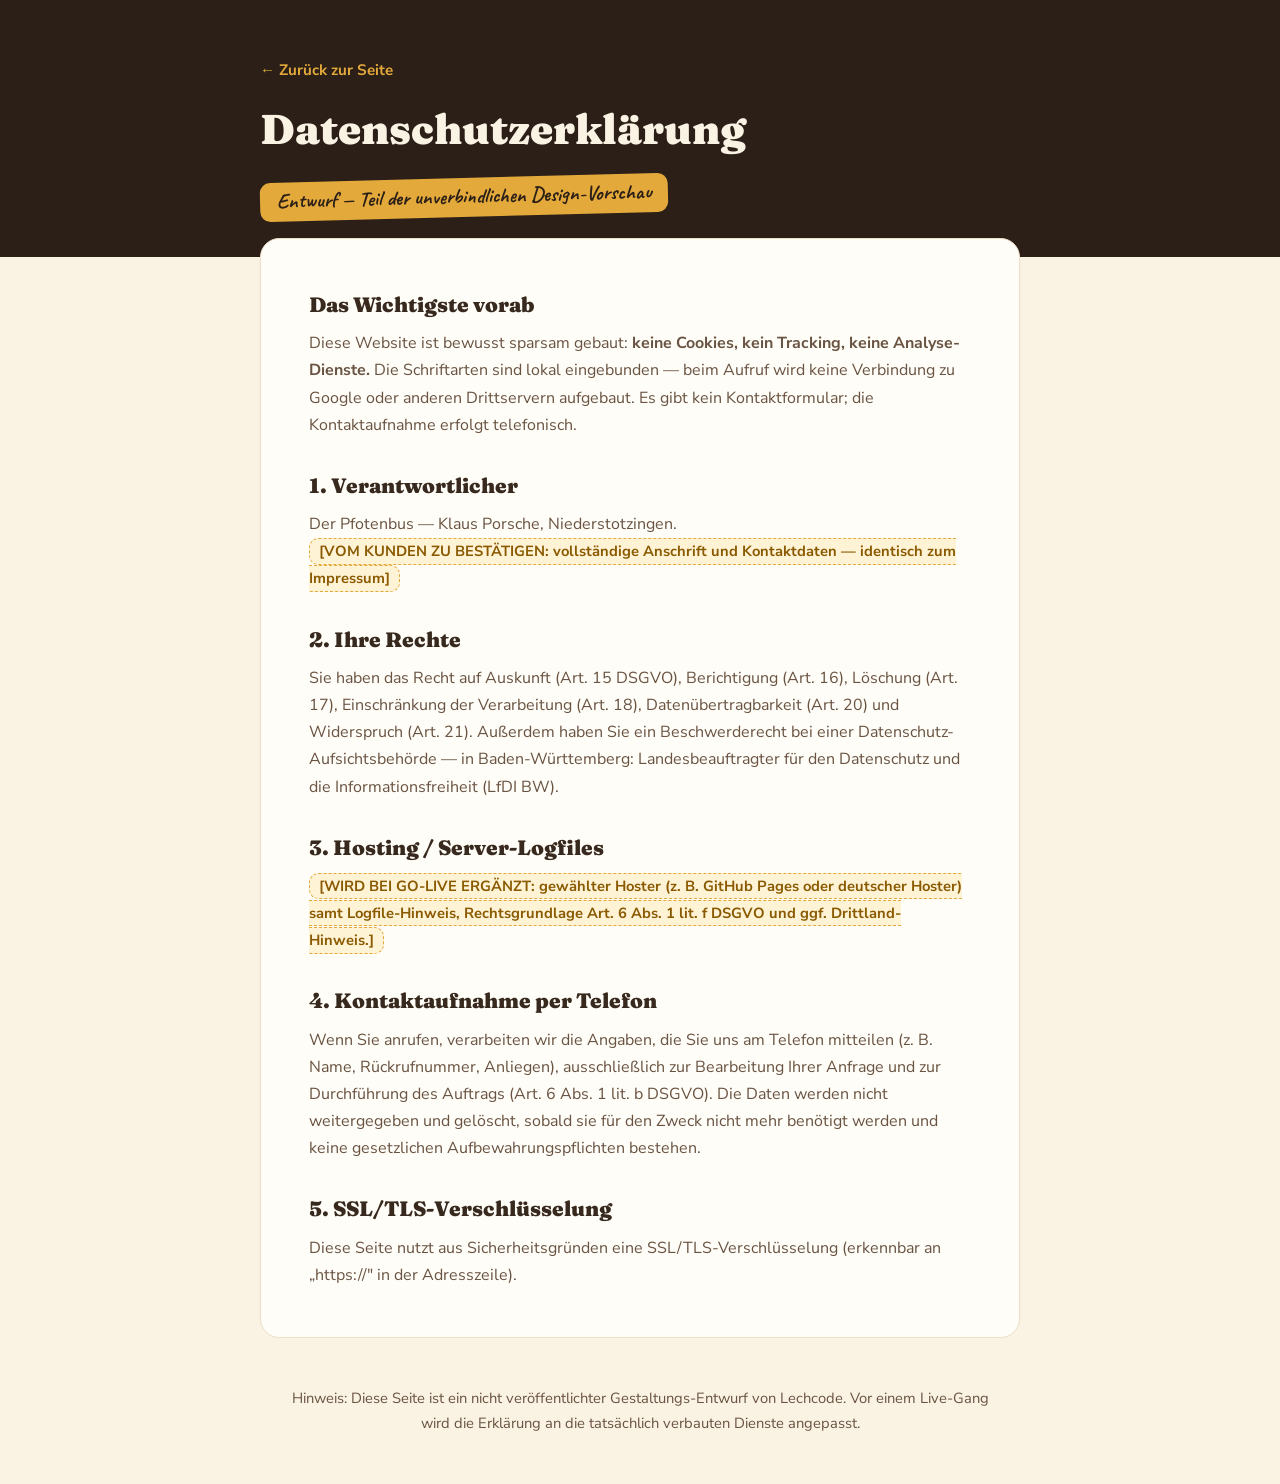
<file: datenschutz.html>
<!DOCTYPE html>
<html lang="de">
<head>
<meta charset="UTF-8">
<meta name="viewport" content="width=device-width, initial-scale=1.0">
<!-- ENTFERNEN sobald Impressum+Datenschutz live & von Klaus freigegeben -->
<meta name="robots" content="noindex, nofollow">
<title>Datenschutz · Der Pfotenbus (Entwurf)</title>
<meta name="theme-color" content="#B5472F">
<link rel="icon" href="data:image/svg+xml,%3Csvg xmlns='http://www.w3.org/2000/svg' viewBox='0 0 64 64'%3E%3Crect width='64' height='64' rx='14' fill='%23B5472F'/%3E%3Cpath d='M10 31 V21 q0-9 9-9 h26 q9 0 9 9 v10 z' fill='%23FAF3E3'/%3E%3Ccircle cx='18' cy='39' r='5' fill='%23FAF3E3'/%3E%3Ccircle cx='46' cy='39' r='5' fill='%23FAF3E3'/%3E%3C/svg%3E">
<link rel="stylesheet" href="assets/fonts.css">
<link rel="stylesheet" href="assets/legal.css">
</head>
<body>
<header class="lhead"><div class="inner">
  <a class="back" href="index.html">← Zurück zur Seite</a>
  <h1>Datenschutzerklärung</h1>
  <span class="entwurf">Entwurf — Teil der unverbindlichen Design-Vorschau</span>
</div></header>
<main class="sheet">
  <h2>Das Wichtigste vorab</h2>
  <p>Diese Website ist bewusst sparsam gebaut: <b>keine Cookies, kein Tracking, keine Analyse-Dienste.</b> Die Schriftarten sind lokal eingebunden — beim Aufruf wird keine Verbindung zu Google oder anderen Drittservern aufgebaut. Es gibt kein Kontaktformular; die Kontaktaufnahme erfolgt telefonisch.</p>
  <h2>1. Verantwortlicher</h2>
  <p>Der Pfotenbus — Klaus Porsche, Niederstotzingen.<br><span class="todo">[VOM KUNDEN ZU BESTÄTIGEN: vollständige Anschrift und Kontaktdaten — identisch zum Impressum]</span></p>
  <h2>2. Ihre Rechte</h2>
  <p>Sie haben das Recht auf Auskunft (Art. 15 DSGVO), Berichtigung (Art. 16), Löschung (Art. 17), Einschränkung der Verarbeitung (Art. 18), Datenübertragbarkeit (Art. 20) und Widerspruch (Art. 21). Außerdem haben Sie ein Beschwerderecht bei einer Datenschutz-Aufsichtsbehörde — in Baden-Württemberg: Landesbeauftragter für den Datenschutz und die Informationsfreiheit (LfDI BW).</p>
  <h2>3. Hosting / Server-Logfiles</h2>
  <p><span class="todo">[WIRD BEI GO-LIVE ERGÄNZT: gewählter Hoster (z. B. GitHub Pages oder deutscher Hoster) samt Logfile-Hinweis, Rechtsgrundlage Art. 6 Abs. 1 lit. f DSGVO und ggf. Drittland-Hinweis.]</span></p>
  <h2>4. Kontaktaufnahme per Telefon</h2>
  <p>Wenn Sie anrufen, verarbeiten wir die Angaben, die Sie uns am Telefon mitteilen (z. B. Name, Rückrufnummer, Anliegen), ausschließlich zur Bearbeitung Ihrer Anfrage und zur Durchführung des Auftrags (Art. 6 Abs. 1 lit. b DSGVO). Die Daten werden nicht weitergegeben und gelöscht, sobald sie für den Zweck nicht mehr benötigt werden und keine gesetzlichen Aufbewahrungspflichten bestehen.</p>
  <h2>5. SSL/TLS-Verschlüsselung</h2>
  <p>Diese Seite nutzt aus Sicherheitsgründen eine SSL/TLS-Verschlüsselung (erkennbar an „https://" in der Adresszeile).</p>
</main>
<p class="lfoot">Hinweis: Diese Seite ist ein nicht veröffentlichter Gestaltungs-Entwurf von Lechcode. Vor einem Live-Gang wird die Erklärung an die tatsächlich verbauten Dienste angepasst.</p>
</body>
</html>
</file>
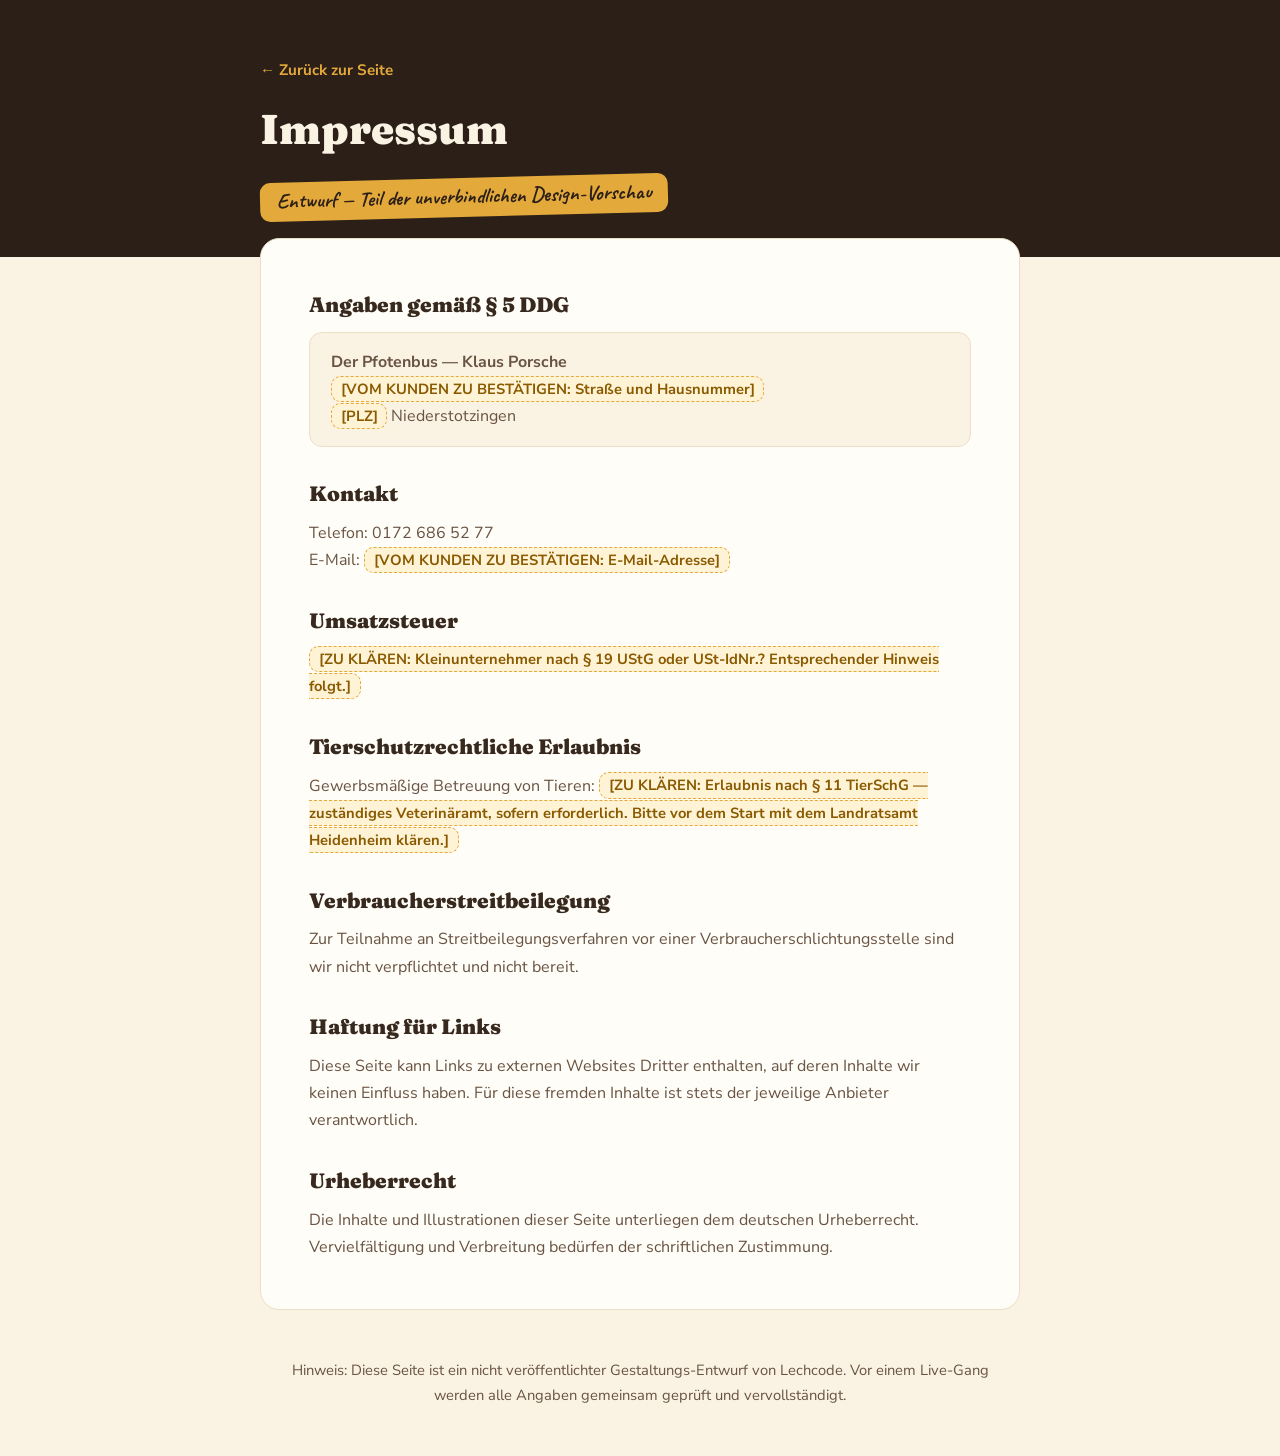
<file: impressum.html>
<!DOCTYPE html>
<html lang="de">
<head>
<meta charset="UTF-8">
<meta name="viewport" content="width=device-width, initial-scale=1.0">
<!-- ENTFERNEN sobald Impressum+Datenschutz live & von Klaus freigegeben -->
<meta name="robots" content="noindex, nofollow">
<title>Impressum · Der Pfotenbus (Entwurf)</title>
<meta name="theme-color" content="#B5472F">
<link rel="icon" href="data:image/svg+xml,%3Csvg xmlns='http://www.w3.org/2000/svg' viewBox='0 0 64 64'%3E%3Crect width='64' height='64' rx='14' fill='%23B5472F'/%3E%3Cpath d='M10 31 V21 q0-9 9-9 h26 q9 0 9 9 v10 z' fill='%23FAF3E3'/%3E%3Ccircle cx='18' cy='39' r='5' fill='%23FAF3E3'/%3E%3Ccircle cx='46' cy='39' r='5' fill='%23FAF3E3'/%3E%3C/svg%3E">
<link rel="stylesheet" href="assets/fonts.css">
<link rel="stylesheet" href="assets/legal.css">
</head>
<body>
<header class="lhead"><div class="inner">
  <a class="back" href="index.html">← Zurück zur Seite</a>
  <h1>Impressum</h1>
  <span class="entwurf">Entwurf — Teil der unverbindlichen Design-Vorschau</span>
</div></header>
<main class="sheet">
  <h2>Angaben gemäß § 5 DDG</h2>
  <div class="addr-block">
    <p><b>Der Pfotenbus — Klaus Porsche</b><br>
    <span class="todo">[VOM KUNDEN ZU BESTÄTIGEN: Straße und Hausnummer]</span><br>
    <span class="todo">[PLZ]</span> Niederstotzingen</p>
  </div>
  <h2>Kontakt</h2>
  <p>Telefon: 0172 686 52 77<br>
  E-Mail: <span class="todo">[VOM KUNDEN ZU BESTÄTIGEN: E-Mail-Adresse]</span></p>
  <h2>Umsatzsteuer</h2>
  <p><span class="todo">[ZU KLÄREN: Kleinunternehmer nach § 19 UStG oder USt-IdNr.? Entsprechender Hinweis folgt.]</span></p>
  <h2>Tierschutzrechtliche Erlaubnis</h2>
  <p>Gewerbsmäßige Betreuung von Tieren: <span class="todo">[ZU KLÄREN: Erlaubnis nach § 11 TierSchG — zuständiges Veterinäramt, sofern erforderlich. Bitte vor dem Start mit dem Landratsamt Heidenheim klären.]</span></p>
  <h2>Verbraucherstreitbeilegung</h2>
  <p>Zur Teilnahme an Streitbeilegungsverfahren vor einer Verbraucherschlichtungsstelle sind wir nicht verpflichtet und nicht bereit.</p>
  <h2>Haftung für Links</h2>
  <p>Diese Seite kann Links zu externen Websites Dritter enthalten, auf deren Inhalte wir keinen Einfluss haben. Für diese fremden Inhalte ist stets der jeweilige Anbieter verantwortlich.</p>
  <h2>Urheberrecht</h2>
  <p>Die Inhalte und Illustrationen dieser Seite unterliegen dem deutschen Urheberrecht. Vervielfältigung und Verbreitung bedürfen der schriftlichen Zustimmung.</p>
</main>
<p class="lfoot">Hinweis: Diese Seite ist ein nicht veröffentlichter Gestaltungs-Entwurf von Lechcode. Vor einem Live-Gang werden alle Angaben gemeinsam geprüft und vervollständigt.</p>
</body>
</html>
</file>
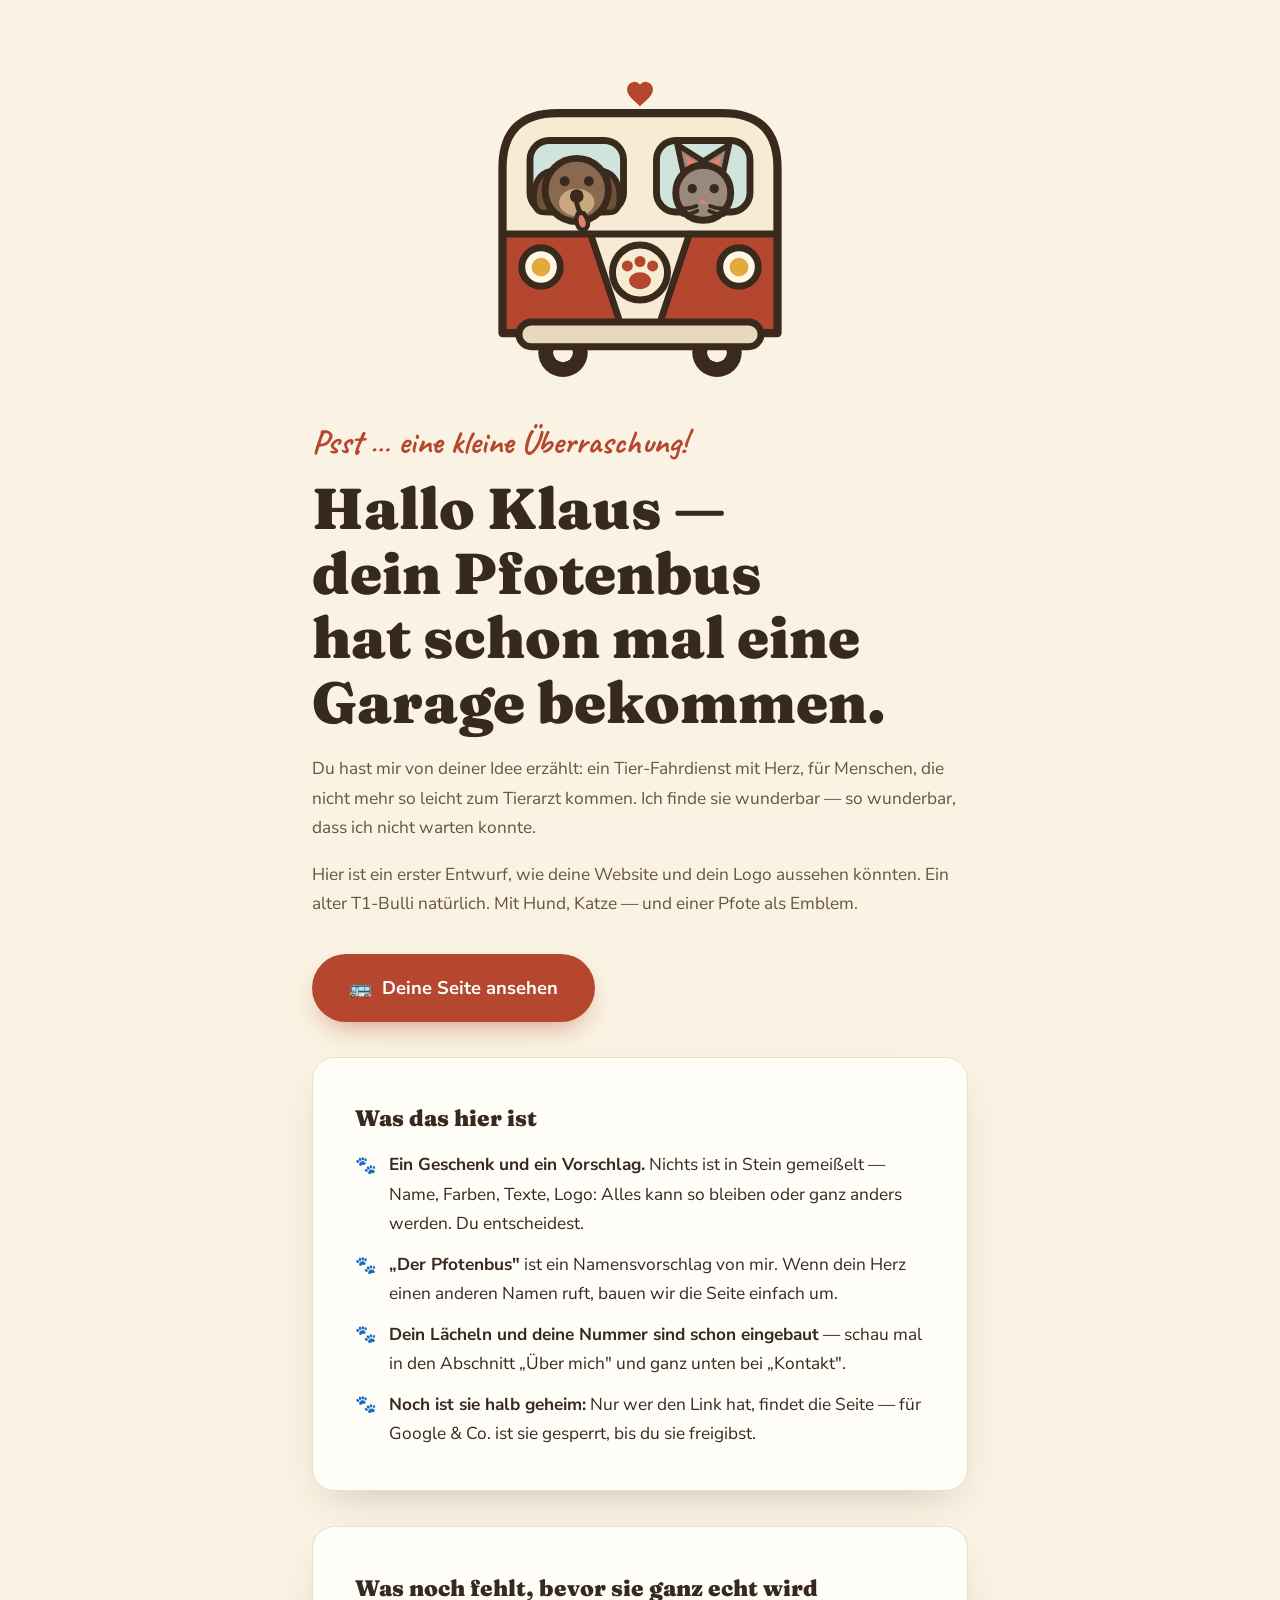
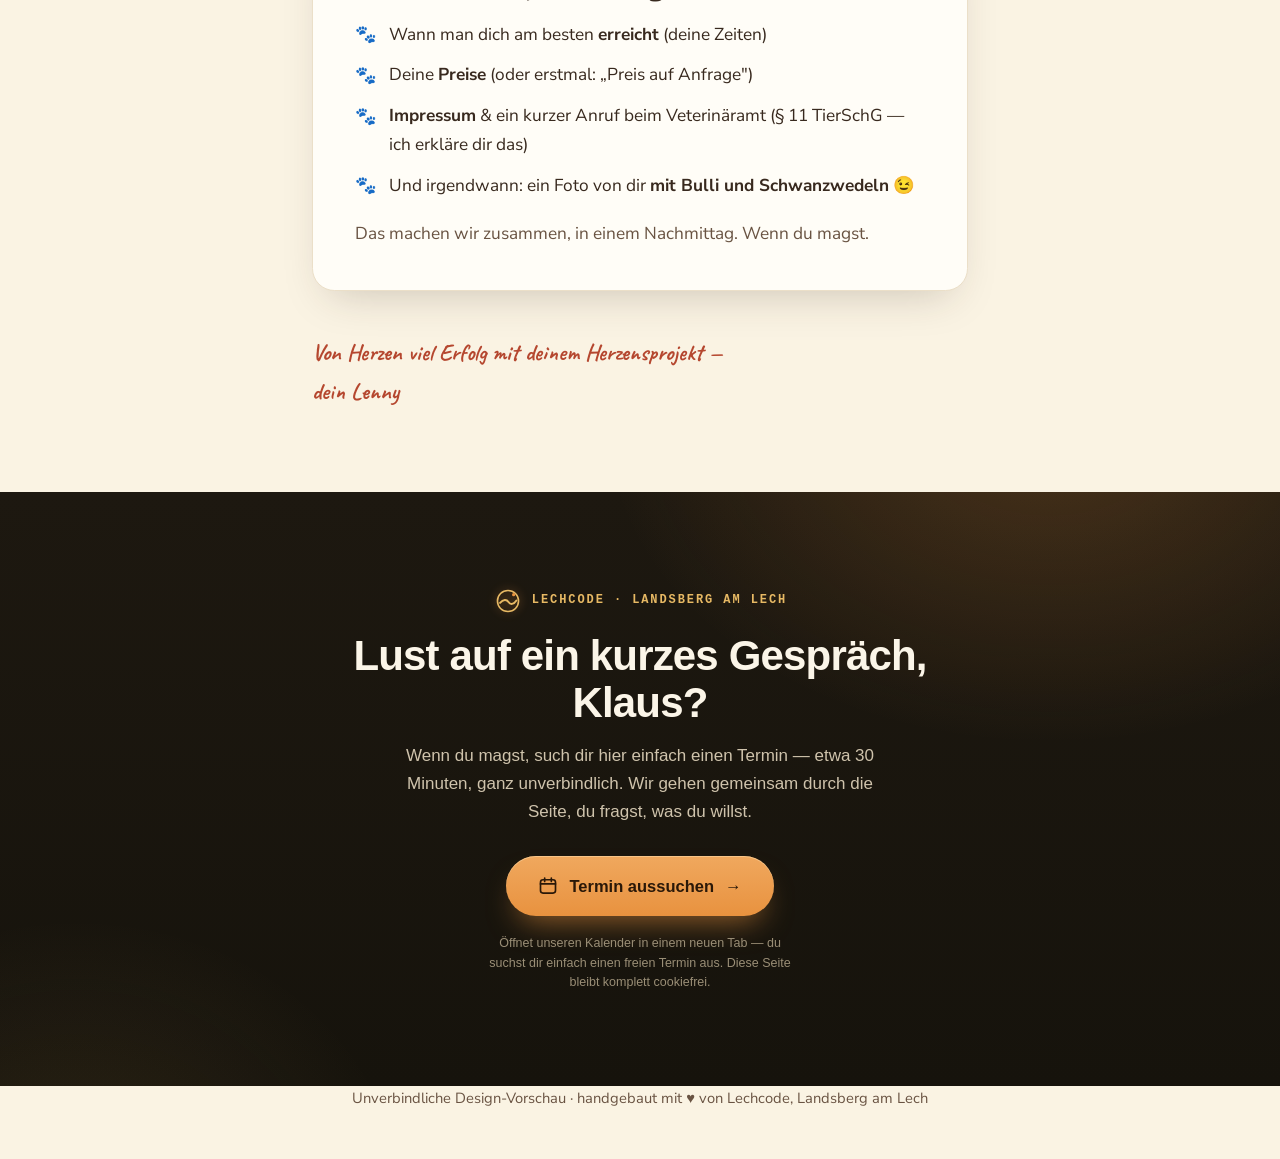
<file: vorschau.html>
<!DOCTYPE html>
<!-- Enthüllungsseite: persönliches Geschenk von Lenny an Klaus (Du-Form, bewusst ohne Verkaufs-Teil) -->
<html lang="de">
<head>
<meta charset="UTF-8">
<meta name="viewport" content="width=device-width, initial-scale=1.0">
<meta name="robots" content="noindex, nofollow">
<title>Eine Überraschung für Klaus 🚌</title>
<meta name="theme-color" content="#B5472F">
<link rel="icon" href="data:image/svg+xml,%3Csvg xmlns='http://www.w3.org/2000/svg' viewBox='0 0 64 64'%3E%3Crect width='64' height='64' rx='14' fill='%23B5472F'/%3E%3Cpath d='M10 31 V21 q0-9 9-9 h26 q9 0 9 9 v10 z' fill='%23FAF3E3'/%3E%3Ccircle cx='18' cy='39' r='5' fill='%23FAF3E3'/%3E%3Ccircle cx='46' cy='39' r='5' fill='%23FAF3E3'/%3E%3C/svg%3E">
<link rel="stylesheet" href="assets/fonts.css">
<style>
:root{--creme:#FAF3E3;--hell:#FFFDF7;--tinte:#38291E;--tinte-soft:#695342;--bulli:#B5472F;--bulli-tief:#93351F;--honig:#E3A93B;--linie:#EBDFC8;--ease:cubic-bezier(.22,.8,.3,1)}
*{margin:0;padding:0;box-sizing:border-box}
body{font-family:'Nunito',-apple-system,sans-serif;background:var(--creme);color:var(--tinte);line-height:1.7;font-size:1.08rem}
.wrap{max-width:720px;margin:0 auto;padding:clamp(2.5rem,8vw,5rem) clamp(1.2rem,5vw,2rem)}
.hand{font-family:'Caveat',cursive;font-size:clamp(1.5rem,1.2rem + 1.6vw,2.1rem);color:var(--bulli)}
h1{font-family:'Fraunces',Georgia,serif;font-weight:900;font-size:clamp(2.2rem,1.6rem + 3.4vw,3.6rem);line-height:1.12;margin:.4rem 0 1.2rem;text-wrap:balance}
p{color:var(--tinte-soft)}
p+p{margin-top:1em}
.card{background:var(--hell);border:1px solid var(--linie);border-radius:1.4rem;box-shadow:0 18px 44px -18px rgba(56,41,30,.25);padding:clamp(1.6rem,5vw,2.6rem);margin-top:2.2rem}
.card h2{font-family:'Fraunces',Georgia,serif;font-size:1.4rem;margin-bottom:.8rem}
.card ul{list-style:none;display:grid;gap:.7rem}
.card li{position:relative;padding-left:2em}
.card li::before{content:"🐾";position:absolute;left:0;top:.05em}
.btn{display:inline-flex;align-items:center;gap:.6em;background:var(--bulli);color:#fff;font-weight:700;font-size:1.15rem;text-decoration:none;border-radius:99px;padding:1em 2em;margin-top:2.2rem;box-shadow:0 12px 28px -10px rgba(181,71,47,.55);transition:transform .25s var(--ease),background .25s}
.btn:hover{background:var(--bulli-tief);transform:translateY(-2px)}
.ps{margin-top:2.6rem;font-size:.98rem}
.ps .hand{font-size:1.45rem}
svg.bus{display:block;width:min(330px,75vw);margin:0 auto 1.6rem}
:focus-visible{outline:3px solid var(--bulli);outline-offset:3px;border-radius:6px}
footer{text-align:center;padding:0 1.2rem 3rem;font-size:.92rem;color:var(--tinte-soft)}
  /* Lechcode · Termin-Buchung (cookiefrei) */
  .lcbook{background:radial-gradient(58vmax 42vmax at 82% -12%,rgba(232,146,63,.22),transparent 60%),radial-gradient(46vmax 40vmax at 6% 120%,rgba(231,185,100,.10),transparent 56%),linear-gradient(180deg,#1d1810,#16130c);color:#f4ecdc;text-align:center;padding:clamp(54px,8vw,94px) clamp(20px,5vw,32px);font-family:"Space Grotesk","Inter",-apple-system,"Segoe UI",Roboto,Helvetica,Arial,sans-serif;}
  .lcbook *{box-sizing:border-box;}
  .lcbook-in{width:min(600px,100%);margin-inline:auto;}
  .lcbook-eyebrow{display:inline-flex;align-items:center;gap:9px;font-family:ui-monospace,"JetBrains Mono","SF Mono",Menlo,monospace;font-size:12px;font-weight:600;letter-spacing:.16em;text-transform:uppercase;color:#e7b964;margin-bottom:16px;}
  .lcbook-mark{width:30px;height:30px;flex:none;filter:drop-shadow(0 0 5px rgba(232,146,63,.45));}
  .lcbook-h{font-family:inherit;font-weight:700;font-size:clamp(27px,4vw,42px);line-height:1.12;letter-spacing:-.02em;color:#fbf5e8;margin:0;}
  .lcbook-p{font-family:inherit;font-size:clamp(15px,.5vw + 14px,17px);line-height:1.66;color:#cfc3ac;max-width:50ch;margin:16px auto 0;}
  .lcbook-btn{display:inline-flex;align-items:center;justify-content:center;gap:11px;margin-top:30px;text-decoration:none;cursor:pointer;border:0;background:linear-gradient(180deg,#f0a85e,#e8923f);color:#2a1808;font-family:inherit;font-weight:700;font-size:16.5px;padding:16px 32px;border-radius:999px;min-height:52px;box-shadow:inset 0 1px 0 rgba(255,220,170,.55),0 16px 30px -12px rgba(232,146,63,.6);transition:transform .26s cubic-bezier(.22,.61,.36,1),box-shadow .26s;}
  .lcbook-btn:hover{transform:translateY(-2px);box-shadow:inset 0 1px 0 rgba(255,220,170,.55),0 22px 40px -14px rgba(232,146,63,.72);}
  .lcbook-btn:active{transform:translateY(0);}
  .lcbook-btn:focus-visible{outline:none;box-shadow:0 0 0 3px #16130c,0 0 0 6px rgba(232,146,63,.65);}
  .lcbook-btn svg{width:20px;height:20px;flex:none;}
  .lcbook-arr{transition:transform .25s cubic-bezier(.22,.61,.36,1);}
  .lcbook-btn:hover .lcbook-arr{transform:translateX(4px);}
  .lcbook-note{font-family:inherit;font-size:12.5px;line-height:1.55;color:#9a8e76;max-width:46ch;margin:18px auto 0;}
  @media (prefers-reduced-motion:reduce){.lcbook-btn,.lcbook-arr{transition:none;}}
</style>
</head>
<body>
<main class="wrap">
  <svg class="bus" viewBox="0 0 120 112" role="img" aria-label="Logo-Entwurf: alter Bulli, aus dem ein Hund und eine Katze schauen">
    <path d="M60 9.5 c-2.7-2.3-4.7-3.9-4.7-6.1 a2.7 2.7 0 0 1 4.7-1.8 a2.7 2.7 0 0 1 4.7 1.8 c0 2.2-2 3.8-4.7 6.1z" fill="#B5472F"/>
    <circle cx="32" cy="99" r="9" fill="#3A2A1E"/><circle cx="32" cy="99" r="3.6" fill="#FAF3E3"/>
    <circle cx="88" cy="99" r="9" fill="#3A2A1E"/><circle cx="88" cy="99" r="3.6" fill="#FAF3E3"/>
    <path d="M10 92 V32 Q10 12 30 12 H90 Q110 12 110 32 V92 Z" fill="#B5472F"/>
    <path d="M10 56 V32 Q10 12 30 12 H90 Q110 12 110 32 V56 Z" fill="#F7EBD3"/>
    <path d="M10 56 H42 M78 56 H110" stroke="#3A2A1E" stroke-width="2.5"/>
    <path d="M42 56 H78 L66 92 H54 Z" fill="#F7EBD3" stroke="#3A2A1E" stroke-width="2.5" stroke-linejoin="round"/>
    <rect x="20" y="22" width="34" height="26" rx="7" fill="#CFE4DC" stroke="#3A2A1E" stroke-width="2.5"/>
    <rect x="66" y="22" width="34" height="26" rx="7" fill="#CFE4DC" stroke="#3A2A1E" stroke-width="2.5"/>
    <path d="M27.5 33 q-6.5 1.5 -6 11 q.3 4.5 4.2 4.2 q3.8-.3 3.8-5.5z" fill="#6F523B" stroke="#3A2A1E" stroke-width="2"/>
    <path d="M46.5 33 q6.5 1.5 6 11 q-.3 4.5 -4.2 4.2 q-3.8-.3 -3.8-5.5z" fill="#6F523B" stroke="#3A2A1E" stroke-width="2"/>
    <circle cx="37" cy="40" r="11.5" fill="#8A6A4F" stroke="#3A2A1E" stroke-width="2.5"/>
    <ellipse cx="37" cy="44.5" rx="6.4" ry="5" fill="#C9A77F"/>
    <circle cx="37" cy="42.2" r="2.5" fill="#3A2A1E"/>
    <path d="M37 44.8 q1 4.6 4 5.4" stroke="#3A2A1E" stroke-width="1.8" fill="none" stroke-linecap="round"/>
    <path d="M39.5 48.4 q2.6 3.4 1 5.6 q-2.4 1.4 -3.4-1.6 q-.6-2.2 .4-4z" fill="#E2826E" stroke="#3A2A1E" stroke-width="1.6" stroke-linejoin="round"/>
    <circle cx="32.6" cy="36.8" r="1.8" fill="#3A2A1E"/><circle cx="41.4" cy="36.8" r="1.8" fill="#3A2A1E"/>
    <path d="M76 35 L73.5 23.5 L83 29.5 Z" fill="#98897C" stroke="#3A2A1E" stroke-width="2" stroke-linejoin="round"/>
    <path d="M90 35 L92.5 23.5 L83 29.5 Z" fill="#98897C" stroke="#3A2A1E" stroke-width="2" stroke-linejoin="round"/>
    <path d="M77.5 31.5 L76.6 27.5 L80 29.7 Z" fill="#E2826E"/>
    <path d="M88.5 31.5 L89.4 27.5 L86 29.7 Z" fill="#E2826E"/>
    <circle cx="83" cy="41" r="10" fill="#98897C" stroke="#3A2A1E" stroke-width="2.5"/>
    <circle cx="79" cy="39.5" r="1.7" fill="#3A2A1E"/><circle cx="87" cy="39.5" r="1.7" fill="#3A2A1E"/>
    <path d="M83 43.2 l-1.5 1.8 h3 z" fill="#E2826E"/>
    <path d="M80.5 45.8 q-3.5 1.4 -6 .6 M80.8 47.6 q-3 1.6 -5.4 1.4 M85.5 45.8 q3.5 1.4 6 .6 M85.2 47.6 q3 1.6 5.4 1.4" stroke="#3A2A1E" stroke-width="1.4" fill="none" stroke-linecap="round"/>
    <circle cx="60" cy="70" r="10" fill="#F7EBD3" stroke="#3A2A1E" stroke-width="2.5"/>
    <ellipse cx="60" cy="73" rx="4" ry="3.1" fill="#B5472F"/>
    <circle cx="55.4" cy="67.6" r="2" fill="#B5472F"/><circle cx="60" cy="66" r="2" fill="#B5472F"/><circle cx="64.6" cy="67.6" r="2" fill="#B5472F"/>
    <circle cx="24" cy="68" r="7" fill="#FFF8E6" stroke="#3A2A1E" stroke-width="2.5"/><circle cx="24" cy="68" r="3.4" fill="#E3A93B"/>
    <circle cx="96" cy="68" r="7" fill="#FFF8E6" stroke="#3A2A1E" stroke-width="2.5"/><circle cx="96" cy="68" r="3.4" fill="#E3A93B"/>
    <path d="M10 92 V32 Q10 12 30 12 H90 Q110 12 110 32 V92 Z" fill="none" stroke="#3A2A1E" stroke-width="3" stroke-linejoin="round"/>
    <rect x="16" y="88" width="88" height="9" rx="4.5" fill="#E8D9BD" stroke="#3A2A1E" stroke-width="2.5"/>
  </svg>

  <span class="hand">Psst … eine kleine Überraschung!</span>
  <h1>Hallo Klaus — dein Pfotenbus hat schon mal eine Garage bekommen.</h1>
  <p>Du hast mir von deiner Idee erzählt: ein Tier-Fahrdienst mit Herz, für Menschen, die nicht mehr so leicht zum Tierarzt kommen. Ich finde sie wunderbar — so wunderbar, dass ich nicht warten konnte.</p>
  <p>Hier ist ein erster Entwurf, wie deine Website und dein Logo aussehen könnten. Ein alter T1-Bulli natürlich. Mit Hund, Katze — und einer Pfote als Emblem.</p>

  <a class="btn" href="index.html">🚌 &nbsp;Deine Seite ansehen</a>

  <div class="card">
    <h2>Was das hier ist</h2>
    <ul>
      <li><b>Ein Geschenk und ein Vorschlag.</b>&nbsp;Nichts ist in Stein gemeißelt — Name, Farben, Texte, Logo: Alles kann so bleiben oder ganz anders werden. Du entscheidest.</li>
      <li><b>„Der Pfotenbus"</b>&nbsp;ist ein Namensvorschlag von mir. Wenn dein Herz einen anderen Namen ruft, bauen wir die Seite einfach um.</li>
      <li><b>Dein Lächeln und deine Nummer sind schon eingebaut</b>&nbsp;— schau mal in den Abschnitt „Über mich" und ganz unten bei „Kontakt".</li>
      <li><b>Noch ist sie halb geheim:</b>&nbsp;Nur wer den Link hat, findet die Seite — für Google &amp; Co. ist sie gesperrt, bis du sie freigibst.</li>
    </ul>
  </div>

  <div class="card">
    <h2>Was noch fehlt, bevor sie ganz echt wird</h2>
    <ul>
      <li>Wann man dich am besten <b>erreicht</b> (deine Zeiten)</li>
      <li>Deine <b>Preise</b> (oder erstmal: „Preis auf Anfrage")</li>
      <li><b>Impressum</b> &amp; ein kurzer Anruf beim Veterinäramt (§ 11 TierSchG — ich erkläre dir das)</li>
      <li>Und irgendwann: ein Foto von dir <b>mit Bulli und Schwanzwedeln</b> 😉</li>
    </ul>
    <p style="margin-top:1.2rem">Das machen wir zusammen, in einem Nachmittag. Wenn du magst.</p>
  </div>

  <p class="ps"><span class="hand">Von Herzen viel Erfolg mit deinem Herzensprojekt —<br>dein Lenny</span></p>
</main>
<section class="lcbook" aria-labelledby="lcbook-h">
  <div class="lcbook-in">
    <span class="lcbook-eyebrow">
      <svg class="lcbook-mark" viewBox="0 0 64 64" fill="none" aria-hidden="true"><circle cx="32" cy="32" r="22.5" stroke="#e7b964" stroke-width="3.4"/><path d="M15 36 C22 28 29 28 33 34 C37 40 44 40 50 31" stroke="#e7b964" stroke-width="4.2" stroke-linecap="round" stroke-linejoin="round"/><circle cx="44" cy="18.5" r="3.4" fill="#e8923f"/></svg>
      Lechcode · Landsberg am Lech
    </span>
    <h2 class="lcbook-h" id="lcbook-h">Lust auf ein kurzes Gespräch, Klaus?</h2>
    <p class="lcbook-p">Wenn du magst, such dir hier einfach einen Termin — etwa 30 Minuten, ganz unverbindlich. Wir gehen gemeinsam durch die Seite, du fragst, was du willst.</p>
    <a class="lcbook-btn" href="https://calendar.google.com/calendar/appointments/schedules/AcZssZ1vusFYCV6O45i109a0J5ruEFtWCT7iFsq5t4Mb2KvQmNhdkMtlddml9dx5V2jButjV2SUGapFg?gv=true" target="_blank" rel="noopener noreferrer">
      <svg viewBox="0 0 24 24" fill="none" aria-hidden="true"><rect x="3" y="4.5" width="18" height="16" rx="3" stroke="#2a1808" stroke-width="2"/><path d="M3 9.5h18M8 2.5v4M16 2.5v4" stroke="#2a1808" stroke-width="2" stroke-linecap="round"/></svg>
      Termin aussuchen
      <span class="lcbook-arr" aria-hidden="true">→</span>
    </a>
    <p class="lcbook-note">Öffnet unseren Kalender in einem neuen Tab — du suchst dir einfach einen freien Termin aus. Diese Seite bleibt komplett cookiefrei.</p>
  </div>
</section>

<footer>Unverbindliche Design-Vorschau · handgebaut mit ♥ von Lechcode, Landsberg am Lech</footer>
</body>
</html>
</file>
<file: assets/fonts.css>
/* ============================================================
   PFOTENBUS · lokal gehostete Schriften (latin-Subset, OFL)
   DSGVO: keine Verbindung zu Google/Drittservern.
   4 Dateien, ~97 KB gesamt — Budget eingehalten.
   ============================================================ */

/* — Fraunces (Display, warm & charaktervoll) — */
@font-face{font-family:'Fraunces';font-style:normal;font-weight:900;font-display:swap;src:url(fonts/fraunces-900.woff2) format('woff2');}

/* — Nunito (Fließtext, rund & sehr gut lesbar — seniorenfreundlich) — */
@font-face{font-family:'Nunito';font-style:normal;font-weight:400;font-display:swap;src:url(fonts/nunito-400.woff2) format('woff2');}
@font-face{font-family:'Nunito';font-style:normal;font-weight:700;font-display:swap;src:url(fonts/nunito-700.woff2) format('woff2');}

/* — Caveat (Handschrift-Akzent) — */
@font-face{font-family:'Caveat';font-style:normal;font-weight:700;font-display:swap;src:url(fonts/caveat-700.woff2) format('woff2');}
</file>
<file: assets/legal.css>
/* Rechtsseiten PFOTENBUS — gemeinsames Stylesheet (Entwurfs-Modus) */
:root{--creme:#FAF3E3;--dunkel:#2B1F17;--tinte:#38291E;--tinte-soft:#695342;--bulli:#B5472F;--honig:#E3A93B;--linie:#EBDFC8;--hell:#FFFDF7}
*{margin:0;padding:0;box-sizing:border-box}
body{font-family:'Nunito',-apple-system,'Segoe UI',sans-serif;background:var(--creme);color:var(--tinte);line-height:1.7;font-size:1.05rem}
.lhead{background:var(--dunkel);color:var(--creme);padding:3.5rem 1.5rem 2.5rem}
.lhead .inner{max-width:760px;margin:0 auto}
.lhead a.back{color:var(--honig);text-decoration:none;font-weight:700;font-size:.95rem}
.lhead a.back:focus-visible{outline:3px solid var(--honig);outline-offset:3px;border-radius:4px}
.lhead h1{font-family:'Fraunces',Georgia,serif;font-weight:900;font-size:clamp(1.8rem,1.4rem + 2vw,2.6rem);margin-top:.6rem}
.entwurf{display:inline-block;font-family:'Caveat',cursive;font-size:1.3rem;background:var(--honig);color:var(--dunkel);border-radius:.5em;padding:.05em .8em .15em;transform:rotate(-1.5deg);margin-top:.8rem}
.sheet{max-width:760px;margin:0 auto;background:var(--hell);border:1px solid var(--linie);border-radius:1.2rem;padding:clamp(1.4rem,4vw,3rem);margin-top:-1.2rem;margin-bottom:3rem;position:relative}
.sheet h2{font-family:'Fraunces',Georgia,serif;font-size:1.3rem;margin:1.8rem 0 .5rem}
.sheet h2:first-child{margin-top:0}
.sheet p,.sheet li{font-size:1rem;color:var(--tinte-soft)}
.sheet ul{margin:.4rem 0 .4rem 1.3rem}
.sheet a{color:var(--bulli)}
.addr-block{background:var(--creme);border-radius:.8rem;padding:1rem 1.3rem;margin:.6rem 0;border:1px solid var(--linie)}
.todo{background:#FFF3D6;border:1.5px dashed var(--honig);border-radius:.6rem;padding:.15em .6em;font-weight:700;color:#8A5A00;font-size:.92em}
.lfoot{max-width:760px;margin:0 auto 3rem;padding:0 1.5rem;font-size:.92rem;color:var(--tinte-soft);text-align:center}
@media (max-width:540px){.sheet{margin-left:1rem;margin-right:1rem}}
</file>
